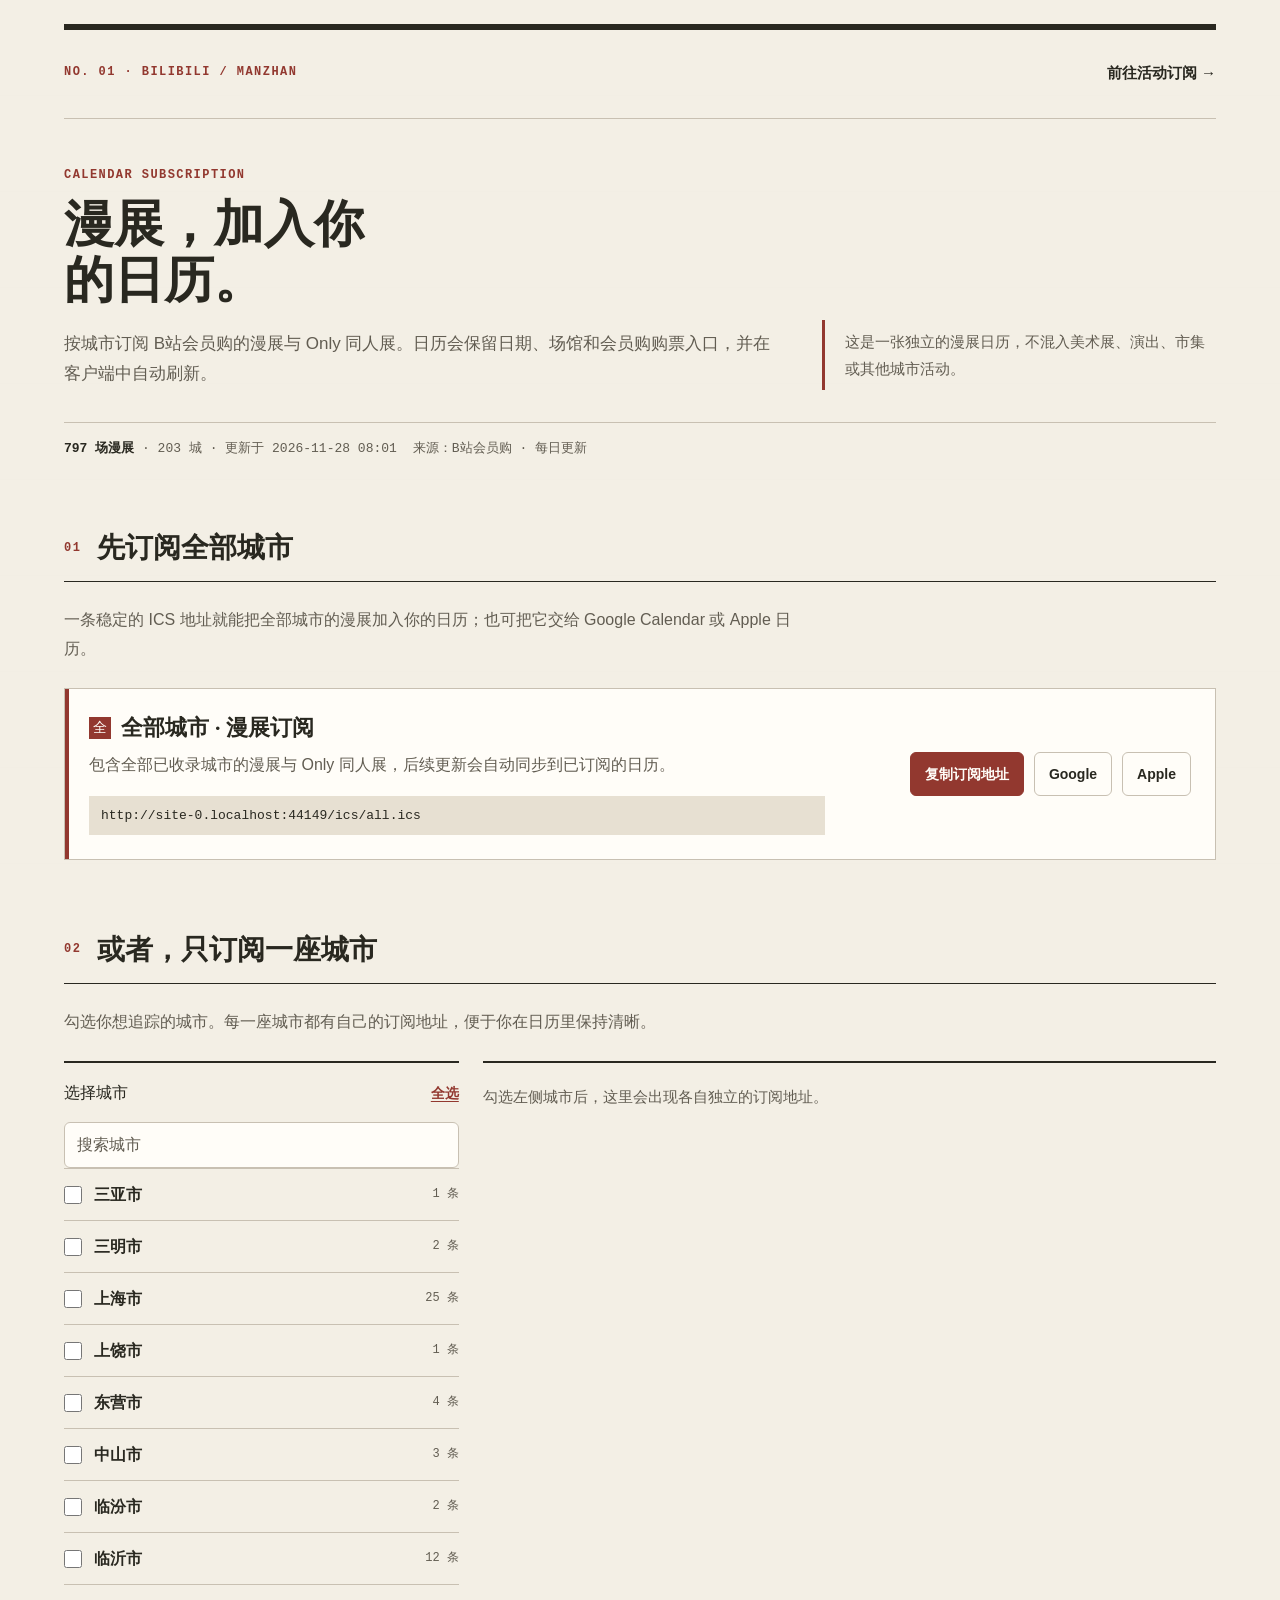
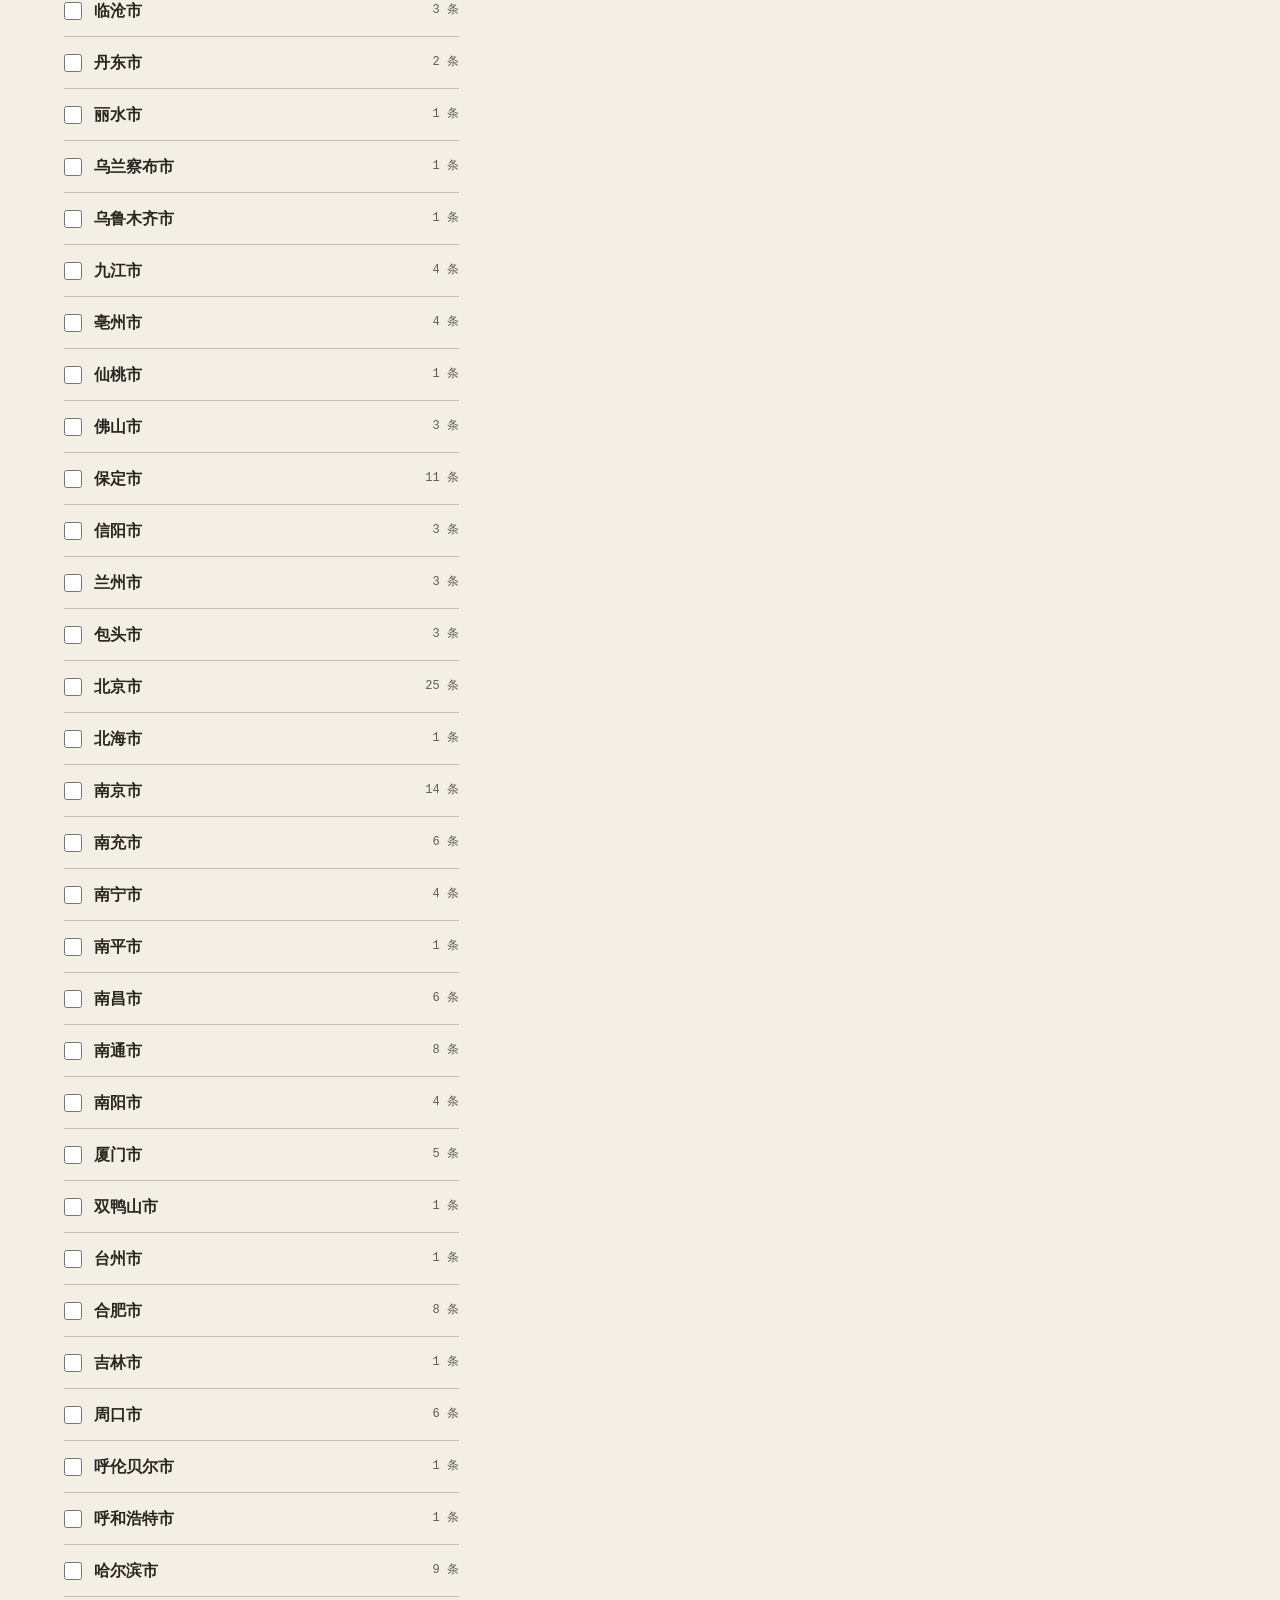
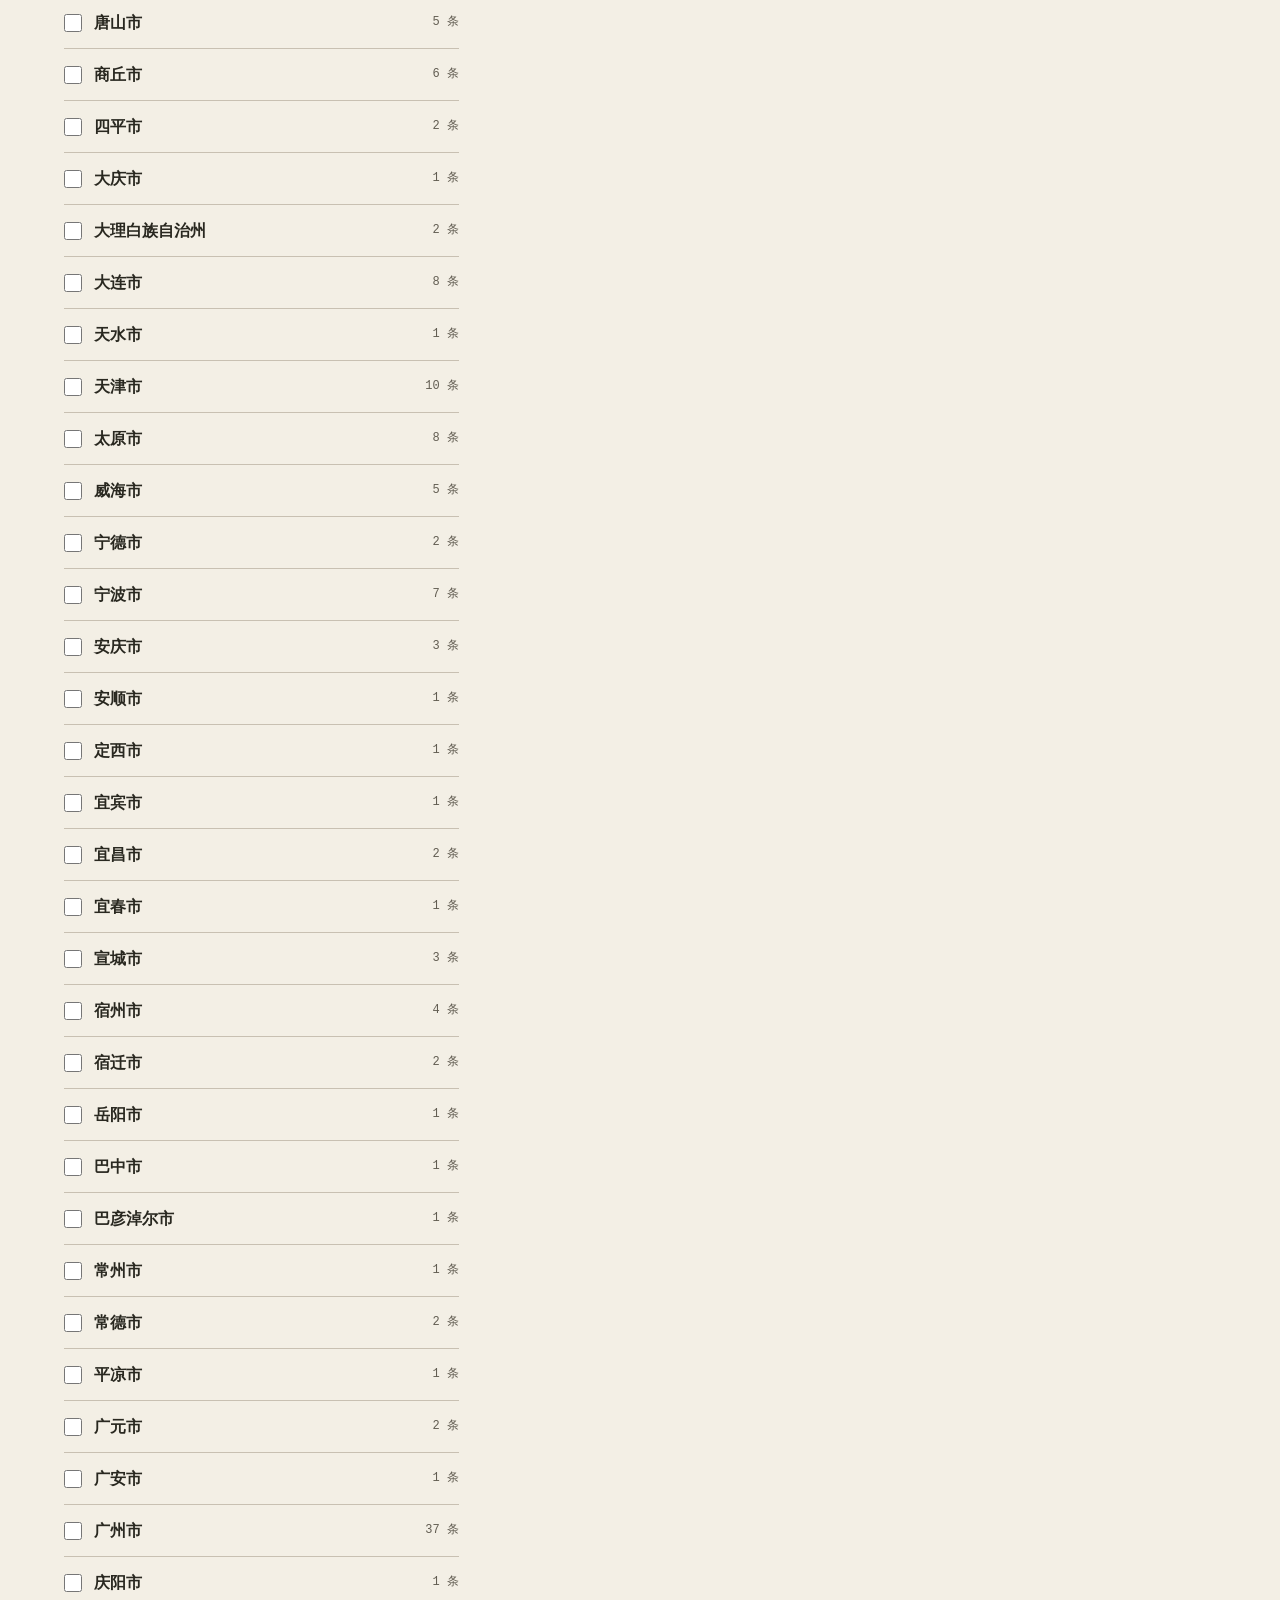
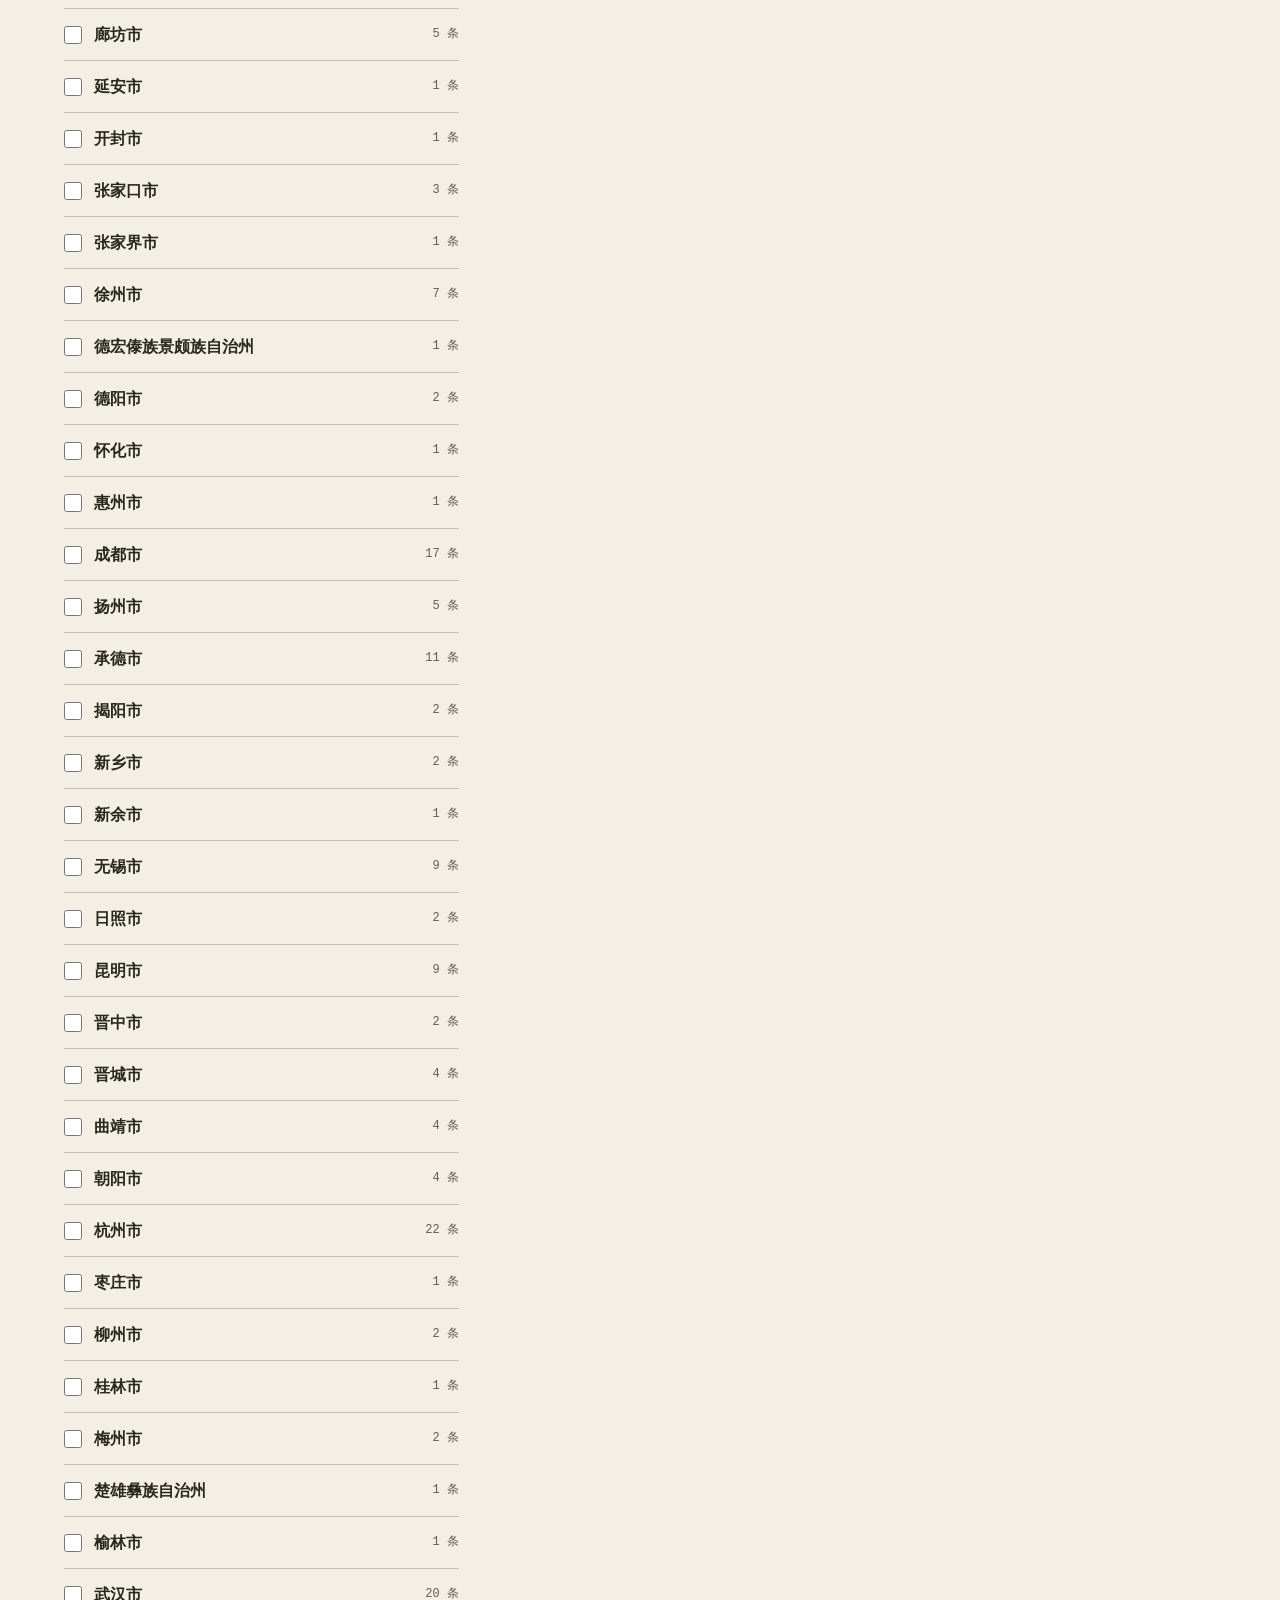
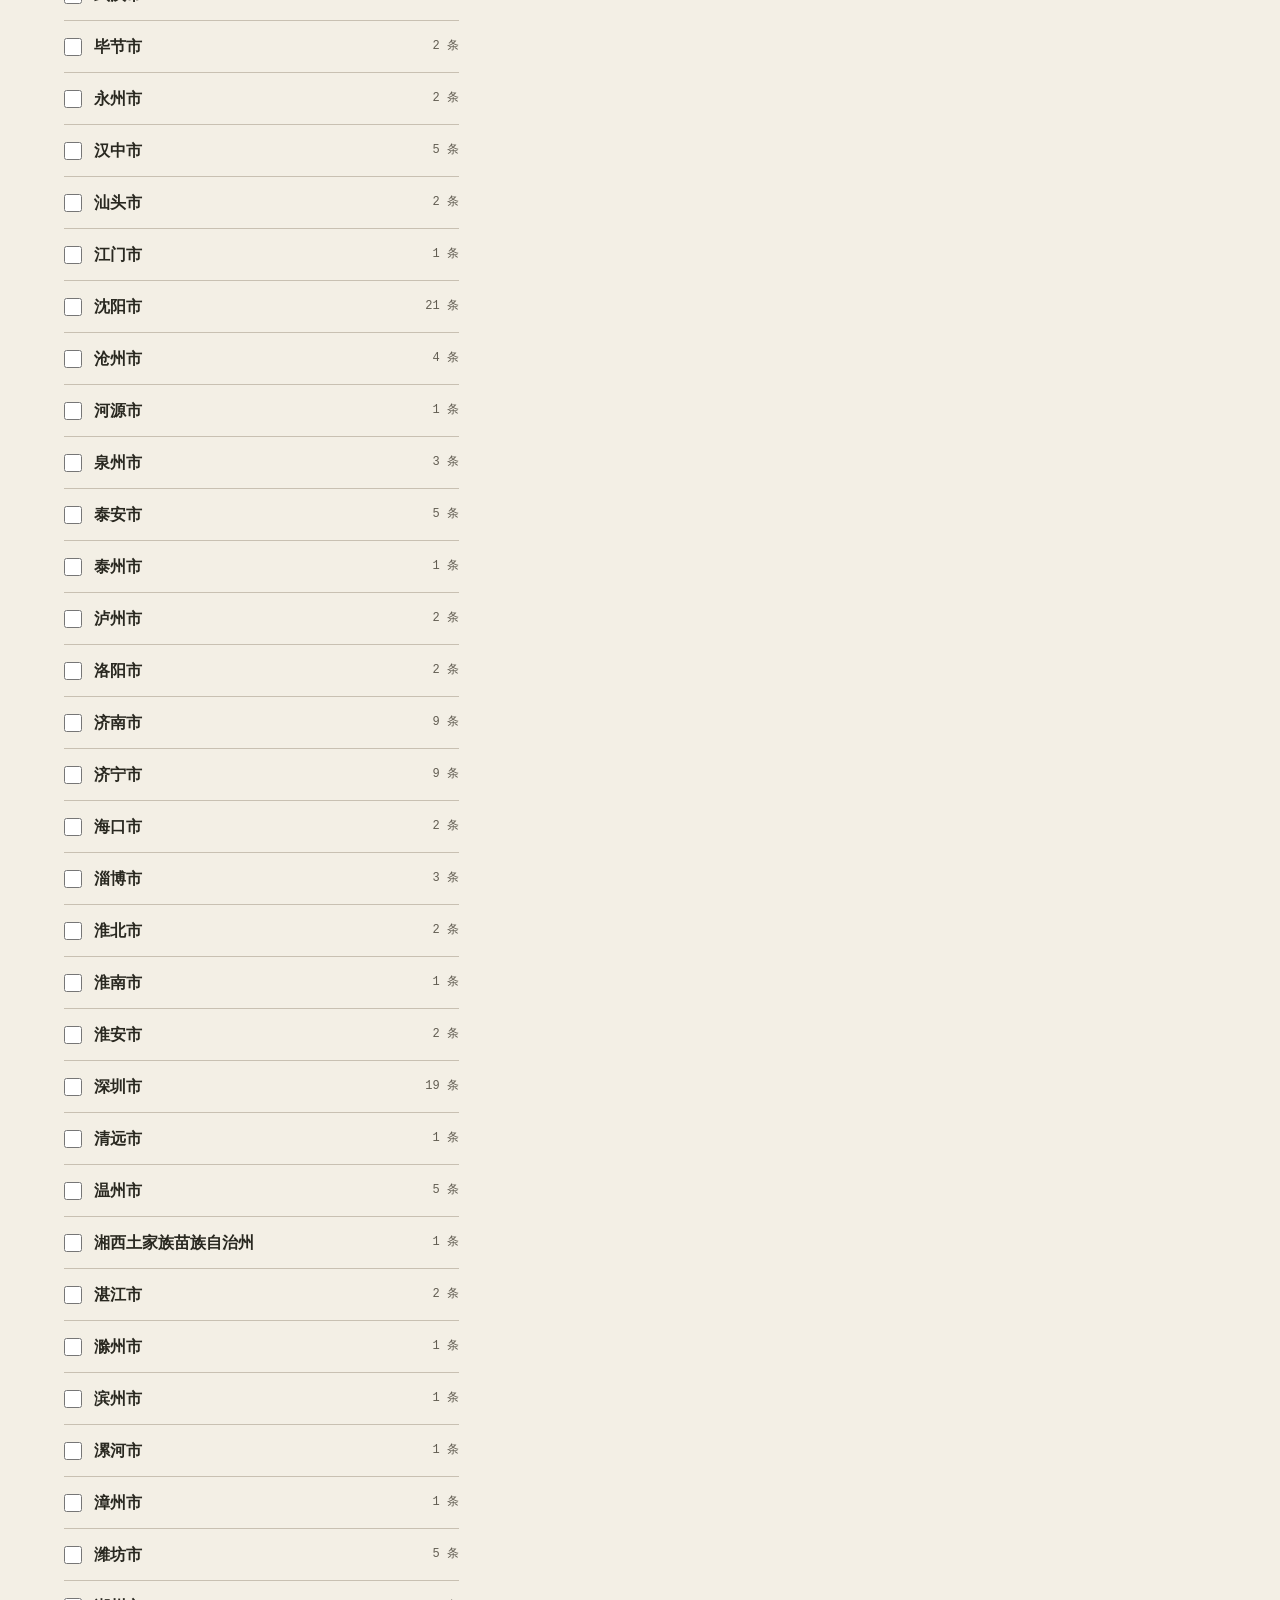
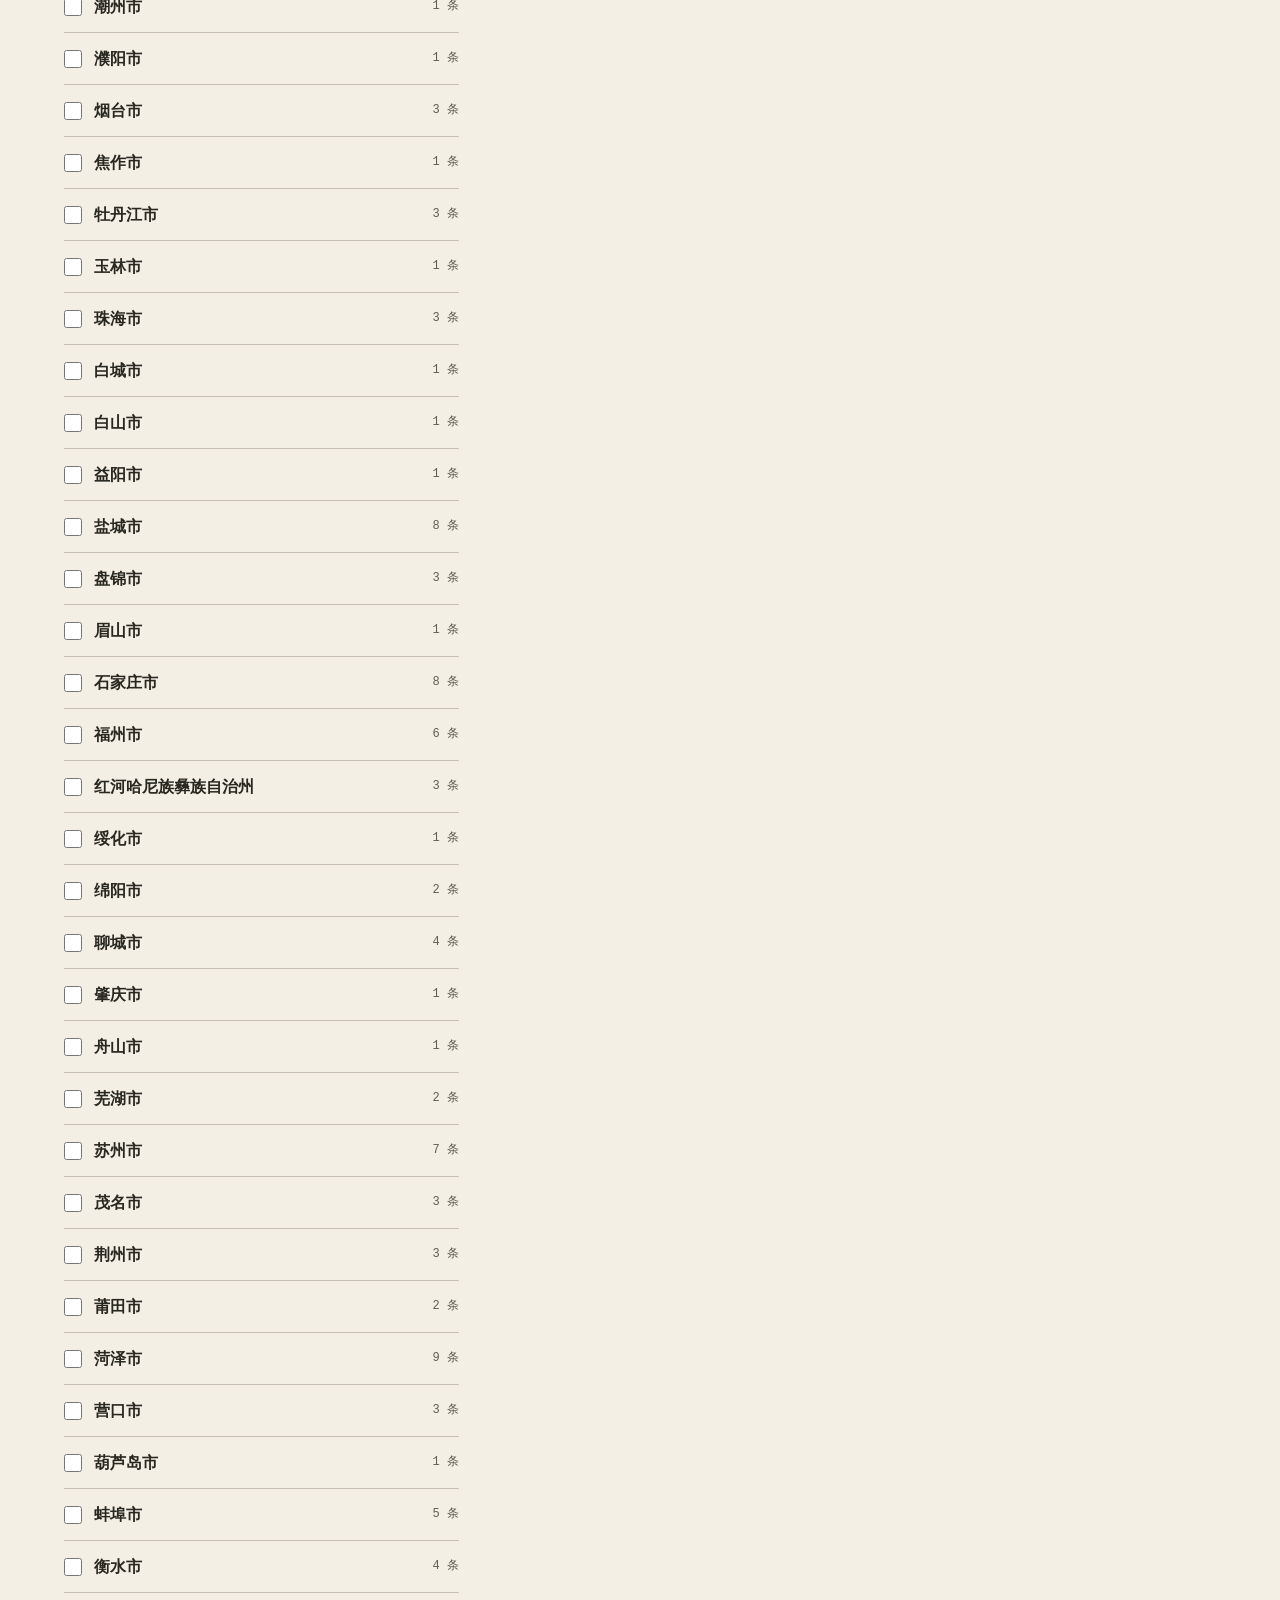
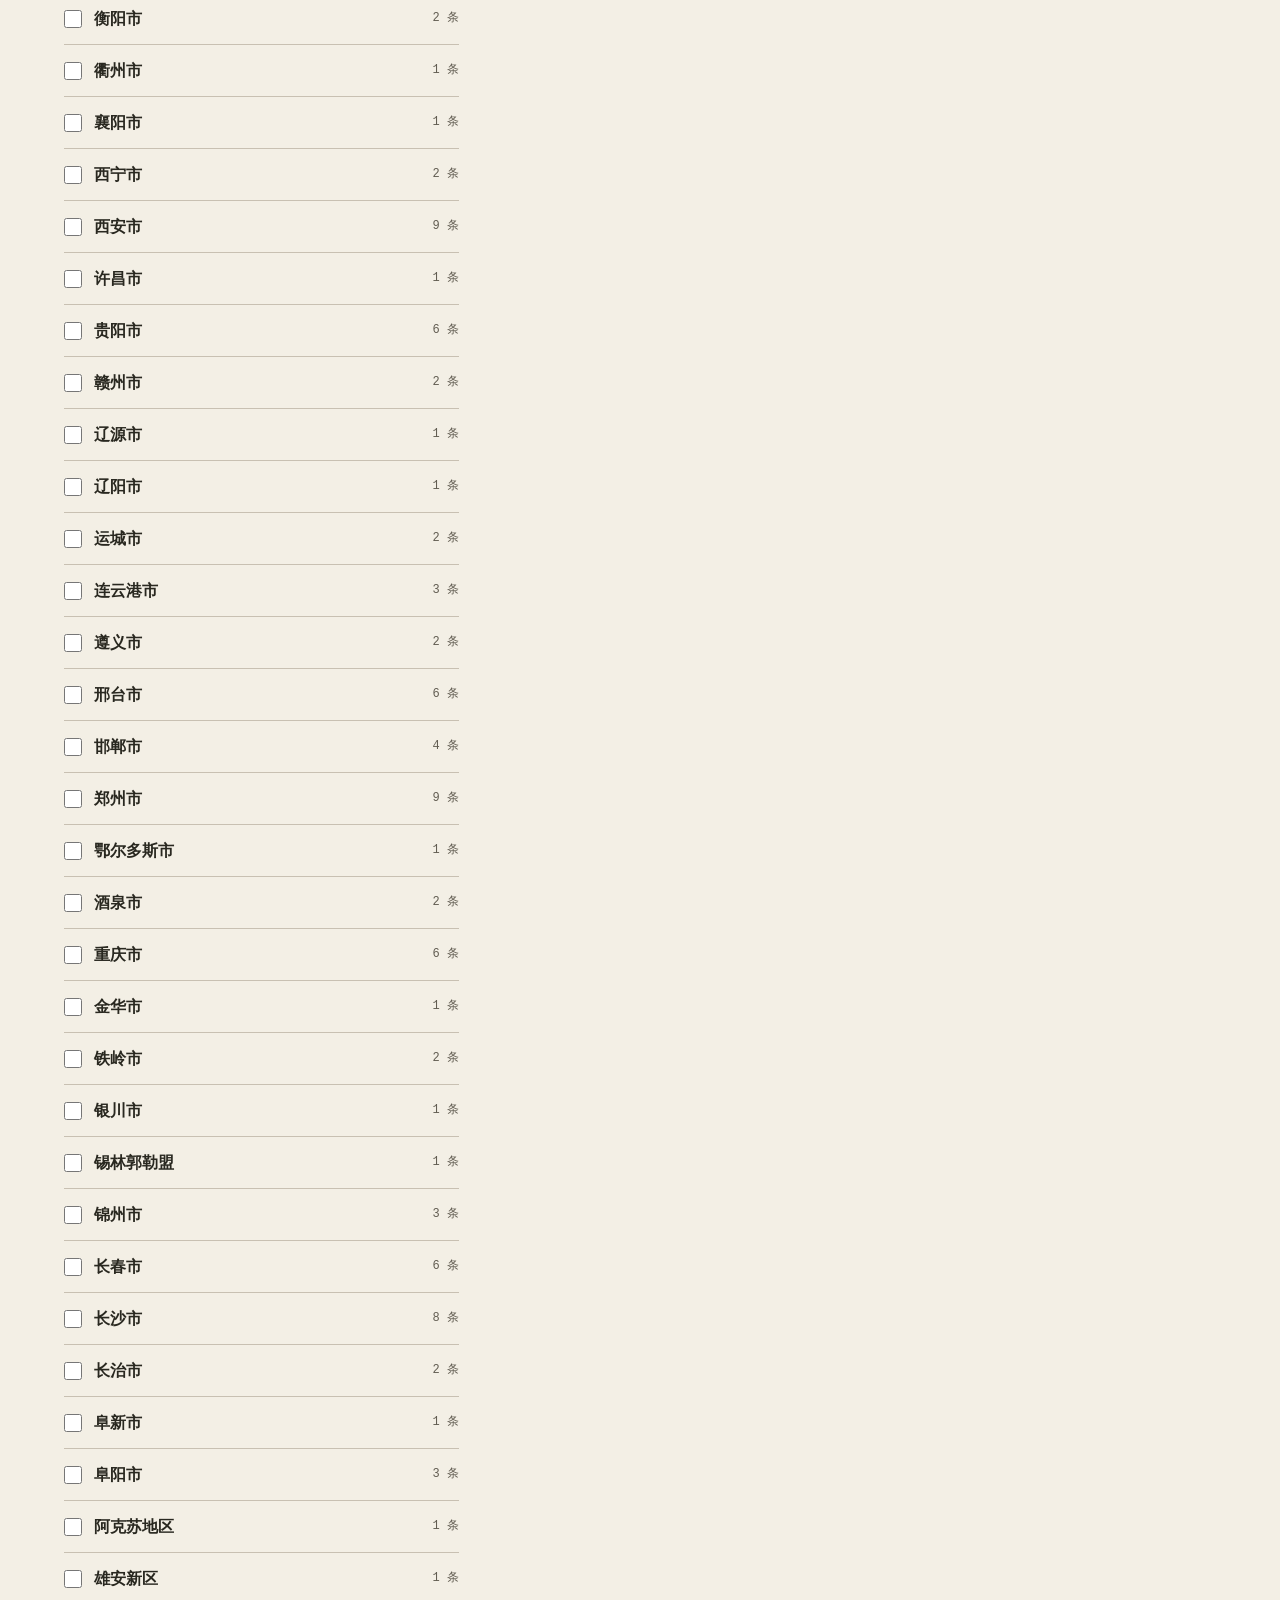
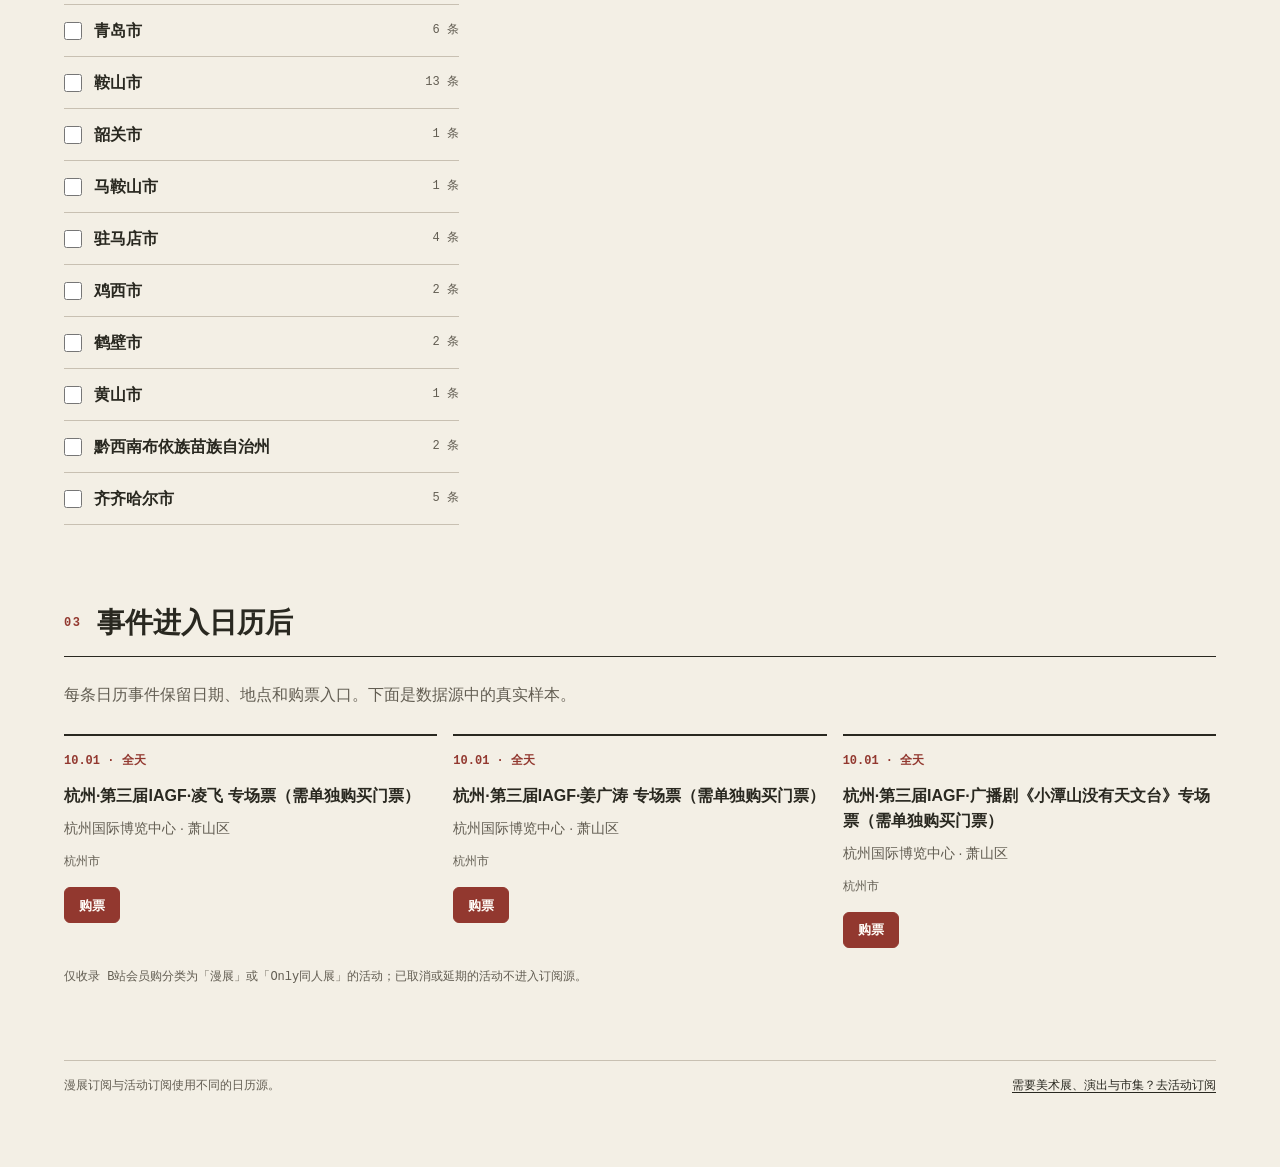
<file: index.html>
<!doctype html>
<html lang="zh-CN">
<head>
  <meta charset="utf-8">
  <meta name="viewport" content="width=device-width, initial-scale=1, viewport-fit=cover">
  <meta name="description" content="B站会员购漫展日历订阅：按城市添加 ICS 订阅源到 Google Calendar 或 Apple 日历。">
  <title>漫展订阅 · 日历</title>
  <link rel="stylesheet" href="subscription-page.css">
</head>
<body class="subscription-page subscription-page--manga">
  <a class="skip-link" href="#subscribe">跳到订阅内容</a>

  <div class="page-shell">
    <header class="masthead">
      <div class="masthead-top">
        <span class="issue-mark">NO. 01 · BILIBILI / MANZHAN</span>
        <a class="other-product-link" href="north-china.html">前往活动订阅 →</a>
      </div>

      <div class="hero-grid">
        <div>
          <p class="eyebrow">CALENDAR SUBSCRIPTION</p>
          <h1 class="hero-title">漫展，加入你的日历。</h1>
          <p class="hero-copy">按城市订阅 B站会员购的漫展与 Only 同人展。日历会保留日期、场馆和会员购购票入口，并在客户端中自动刷新。</p>
        </div>
        <p class="masthead-note">这是一张独立的漫展日历，不混入美术展、演出、市集或其他城市活动。</p>
      </div>

      <div class="masthead-meta">
        <span class="status-line" id="feed-status" aria-live="polite">正在核对订阅数据…</span>
        <span class="status-line">来源：B站会员购 · 每日更新</span>
      </div>
    </header>

    <main class="main-content">
      <section class="content-section" id="subscribe" aria-labelledby="subscribe-title">
        <div class="section-title-row">
          <span class="section-index">01</span>
          <h2 class="section-title" id="subscribe-title">先订阅全部城市</h2>
        </div>
        <p class="section-intro">一条稳定的 ICS 地址就能把全部城市的漫展加入你的日历；也可把它交给 Google Calendar 或 Apple 日历。</p>

        <article class="feed-panel">
          <div class="feed-panel-copy">
            <div class="feed-label"><span class="feed-marker">全</span><h3 class="feed-title">全部城市 · 漫展订阅</h3></div>
            <p class="feed-description">包含全部已收录城市的漫展与 Only 同人展，后续更新会自动同步到已订阅的日历。</p>
            <code class="feed-url" id="all-url">正在生成地址…</code>
          </div>
          <div class="feed-actions">
            <button class="action-button action-button--primary" id="copy-all" type="button">复制订阅地址</button>
            <a class="action-button" id="google-all" target="_blank" rel="noopener">Google</a>
            <a class="action-button" id="apple-all" target="_blank" rel="noopener">Apple</a>
          </div>
        </article>
      </section>

      <section class="content-section" aria-labelledby="cities-title">
        <div class="section-title-row">
          <span class="section-index">02</span>
          <h2 class="section-title" id="cities-title">或者，只订阅一座城市</h2>
        </div>
        <p class="section-intro">勾选你想追踪的城市。每一座城市都有自己的订阅地址，便于你在日历里保持清晰。</p>

        <div class="city-layout">
          <div class="city-chooser">
            <div class="city-toolbar">
              <label for="city-search">选择城市</label>
              <button class="link-button" id="select-visible" type="button">全选</button>
            </div>
            <input class="city-search" id="city-search" type="search" placeholder="搜索城市" autocomplete="off">
            <div class="city-list" id="city-list"></div>
          </div>

          <div class="selected-feeds" id="selected-feeds" aria-live="polite">
            <p class="selected-empty">加载中…</p>
          </div>
        </div>
      </section>

      <section class="content-section preview-section" aria-labelledby="preview-title">
        <div class="section-title-row">
          <span class="section-index">03</span>
          <h2 class="section-title" id="preview-title">事件进入日历后</h2>
        </div>
        <p class="section-intro">每条日历事件保留日期、地点和购票入口。下面是数据源中的真实样本。</p>
        <div class="preview-grid" id="event-preview" aria-live="polite"></div>
        <p class="source-note">仅收录 B站会员购分类为「漫展」或「Only同人展」的活动；已取消或延期的活动不进入订阅源。</p>
      </section>
    </main>

    <footer class="page-footer">
      <div class="footer-row">
        <span>漫展订阅与活动订阅使用不同的日历源。</span>
        <a href="north-china.html">需要美术展、演出与市集？去活动订阅</a>
      </div>
    </footer>
  </div>

  <div class="toast" id="toast" role="status" aria-live="polite"></div>

  <script>
    window.subscriptionPageConfig = {
      dataUrl: 'data.json',
      feedRoot: 'ics',
      countLabel: '场漫展',
      selectionEmpty: '勾选左侧城市后，这里会出现各自独立的订阅地址。'
    };
  </script>
  <script src="urls.js"></script>
  <script src="subscription-page.js?v=b28d716"></script>
</body>
</html>
</file>
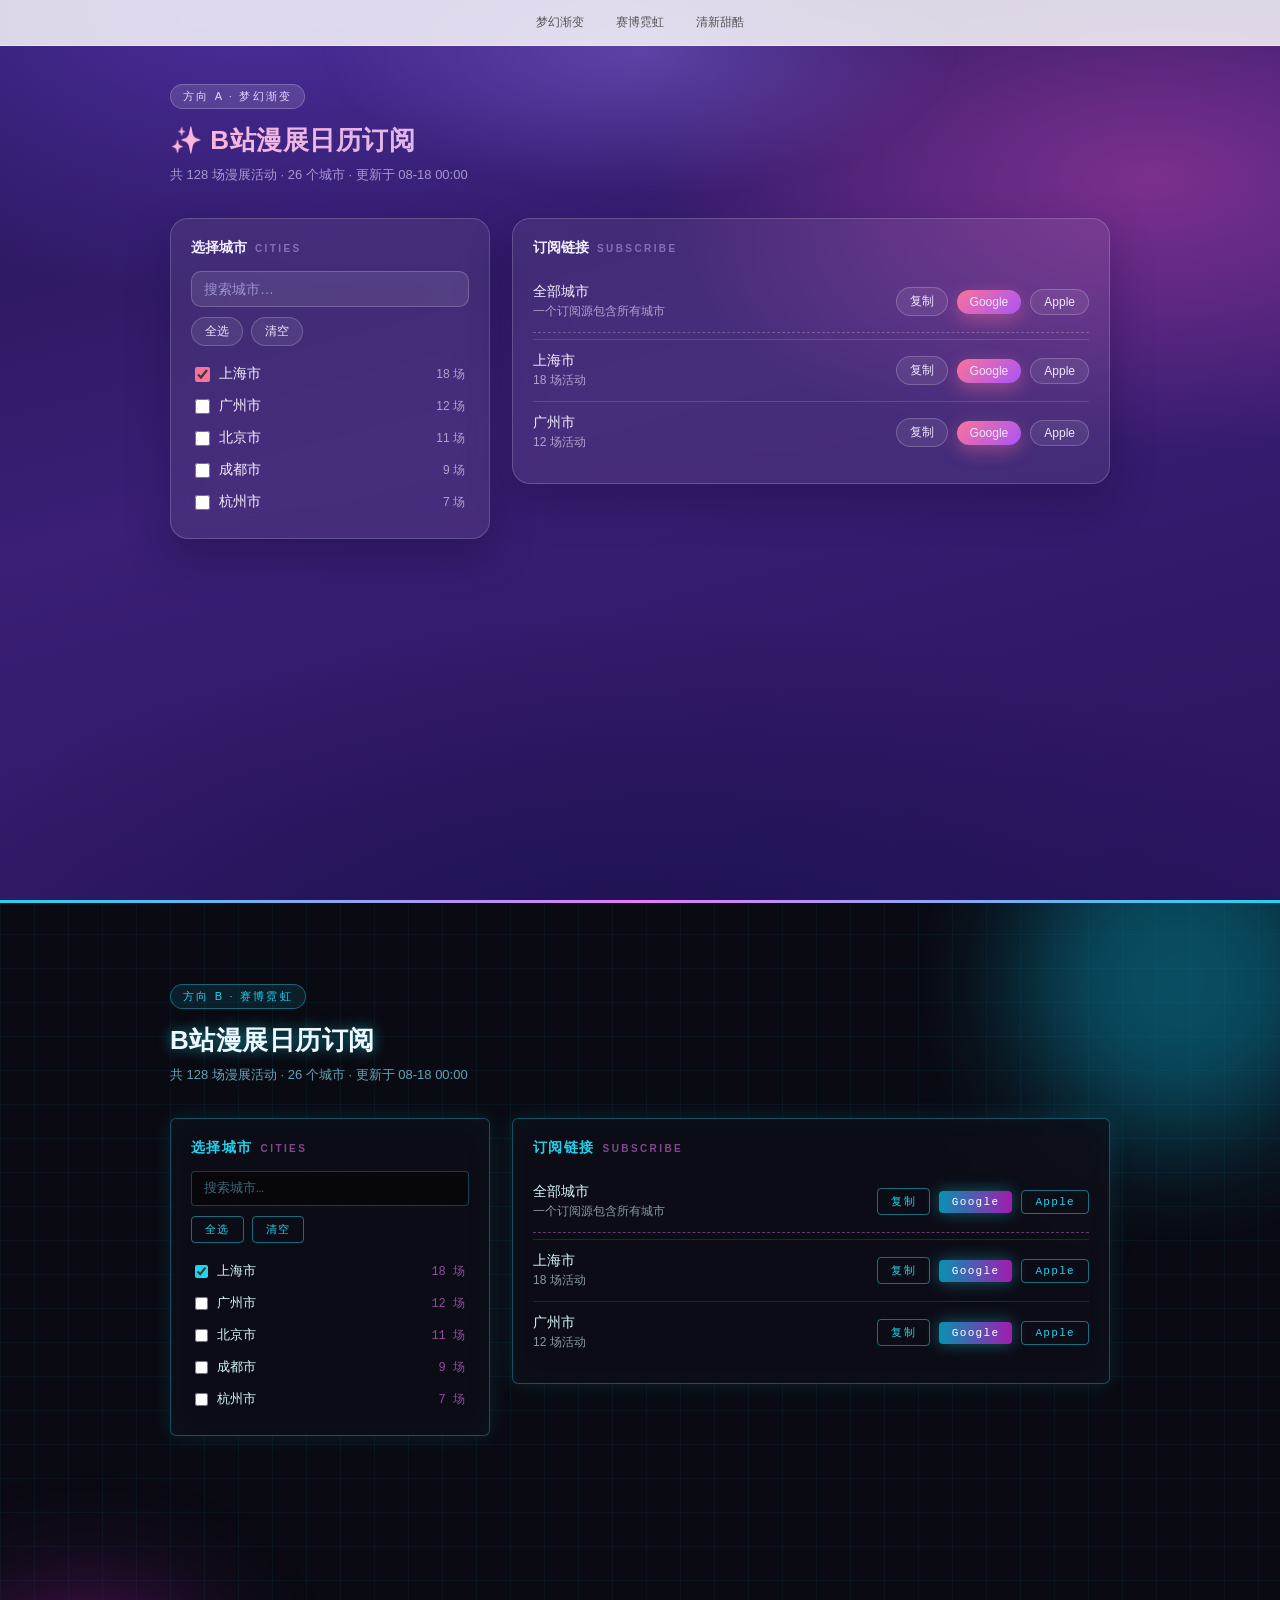
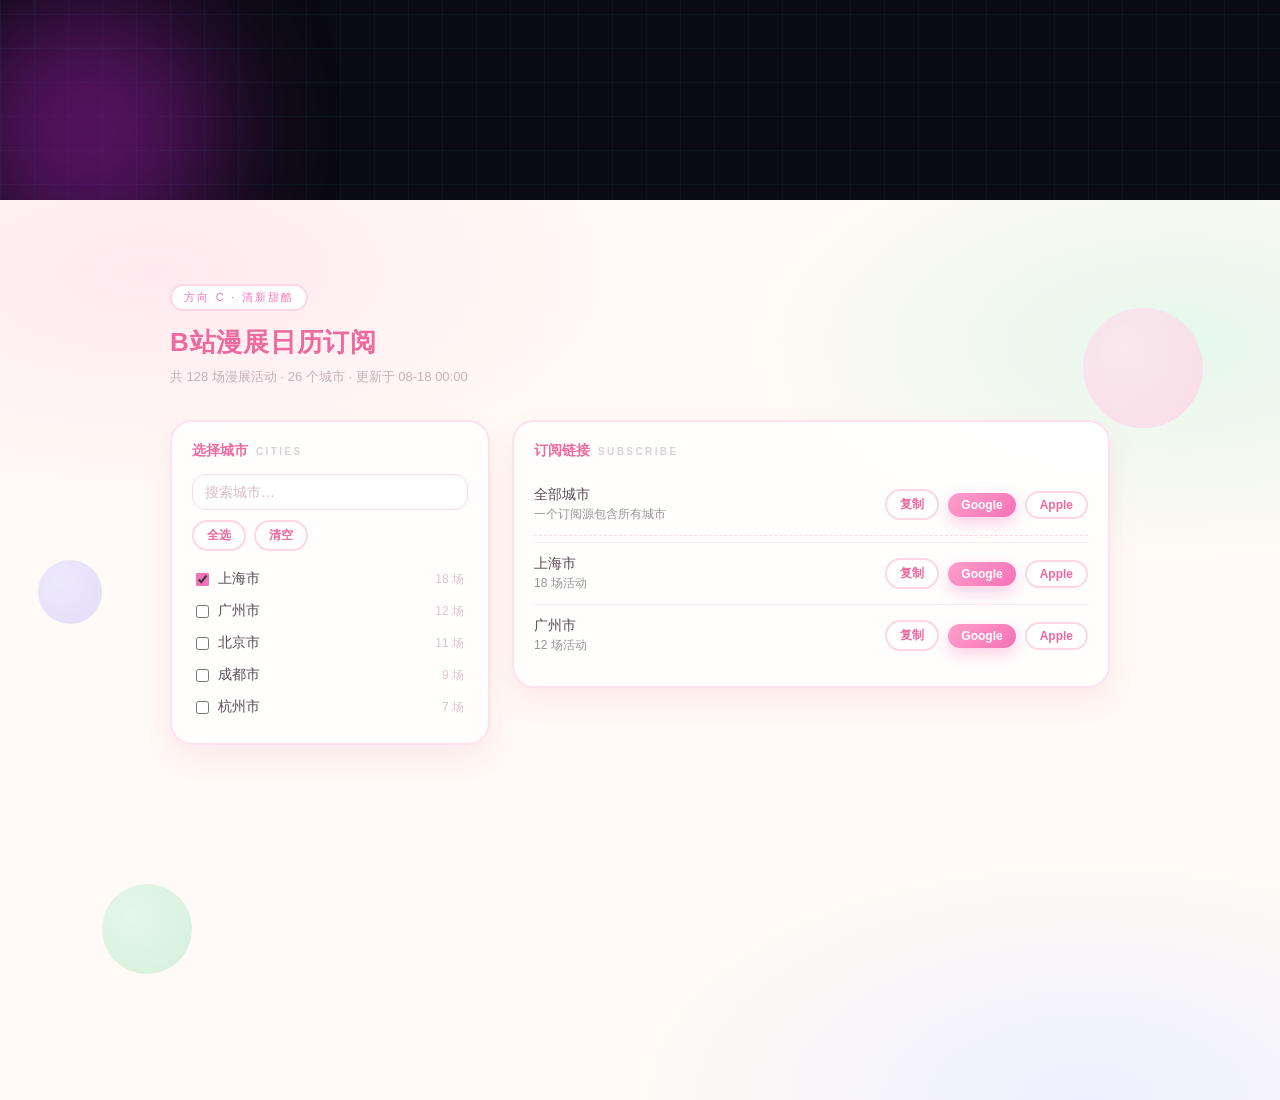
<file: design-preview-anime.html>
<!DOCTYPE html>
<html lang="zh-CN">
<head>
<meta charset="UTF-8">
<meta name="viewport" content="width=device-width, initial-scale=1.0">
<title>漫展日历订阅 · 二次元风格预览</title>
<style>
  /* ============ 基础 ============ */
  * { box-sizing: border-box; margin: 0; padding: 0; }
  html { scroll-behavior: smooth; }
  body { font-family: -apple-system, BlinkMacSystemFont, "PingFang SC", "Hiragino Sans", sans-serif; }

  .nav {
    position: fixed; left: 0; right: 0; top: 0; z-index: 100;
    display: flex; gap: 8px; align-items: center; justify-content: center;
    padding: 10px 12px; background: rgba(255,255,255,.82);
    backdrop-filter: blur(8px); border-bottom: 1px solid #e8e8ee; font-size: 12px;
  }
  .nav a { color: #555; text-decoration: none; padding: 4px 12px; border-radius: 999px; }
  .nav a:hover { background: #f0f0f6; }

  .demo { position: relative; min-height: 100vh; padding: 84px 24px 90px; overflow: hidden; }
  .page { max-width: 940px; margin: 0 auto; position: relative; z-index: 2; }

  .hd { margin-bottom: 34px; }
  .hd .tag { display: inline-block; font-size: 11px; letter-spacing: .2em; margin-bottom: 14px; padding: 4px 12px; border-radius: 999px; }
  .hd h1 { font-size: 26px; font-weight: 700; letter-spacing: .02em; }
  .hd .meta { font-size: 13px; margin-top: 8px; opacity: .75; }

  .cols { display: grid; grid-template-columns: 320px 1fr; gap: 22px; align-items: start; }
  @media (max-width: 760px) { .cols { grid-template-columns: 1fr; } }

  .panel { padding: 20px; }
  .panel-title { font-size: 14px; font-weight: 600; margin-bottom: 14px; display: flex; align-items: baseline; gap: 8px; }
  .panel-title .en { font-size: 10px; letter-spacing: .24em; text-transform: uppercase; opacity: .55; }

  .search {
    width: 100%; padding: 9px 12px; border-radius: 10px; border: 1px solid;
    font-size: 14px; margin-bottom: 10px; font-family: inherit; outline: none;
  }
  .toolbar { display: flex; gap: 8px; margin-bottom: 12px; }
  .city-list { max-height: 400px; overflow-y: auto; }
  .city {
    display: flex; align-items: center; gap: 9px; padding: 7px 4px;
    font-size: 14px; cursor: pointer; border-radius: 8px; transition: background .15s;
  }
  .city:hover { }
  .city .cnt { margin-left: auto; font-size: 12px; opacity: .6; }

  .row { display: flex; align-items: center; gap: 9px; padding: 12px 0; font-size: 14px; }
  .row + .row { border-top: 1px solid; }
  .row .name { flex: 1; min-width: 0; }
  .row .sub { font-size: 12px; margin-top: 2px; opacity: .6; }
  .row-all { border-bottom: 1px dashed; margin-bottom: 6px; }

  .btn {
    display: inline-flex; align-items: center; gap: 4px; border: 1px solid;
    border-radius: 999px; padding: 5px 13px; font-size: 12px; cursor: pointer;
    text-decoration: none; white-space: nowrap; font-family: inherit;
    transition: transform .15s, box-shadow .15s;
  }
  .btn:hover { transform: translateY(-1px); }
  .btn.primary { color: #fff; }

  /* ============ 方向 A · 梦幻渐变 ============ */
  .demo-a {
    background:
      radial-gradient(90% 60% at 20% 0%, #4c2f9e 0%, transparent 55%),
      radial-gradient(80% 60% at 90% 20%, #7b2f8f 0%, transparent 50%),
      radial-gradient(100% 70% at 50% 110%, #1e1250 0%, transparent 60%),
      linear-gradient(165deg, #241558 0%, #3a1f74 45%, #2a1460 100%);
    color: #f4f0ff;
  }
  .demo-a::before { /* 极光弧光 */
    content: ""; position: absolute; top: -120px; left: 50%; transform: translateX(-50%);
    width: 900px; height: 340px; border-radius: 50%; z-index: 0;
    background: radial-gradient(50% 60% at 50% 50%, rgba(166,132,255,.35), transparent 70%);
    filter: blur(8px);
  }
  .demo-a .spark { position: absolute; z-index: 0; border-radius: 50%;
    background: #fff; opacity: 0; animation: twinkle 3.2s ease-in-out infinite; }
  .demo-a .s1 { width: 3px; height: 3px; top: 18%; left: 12%; }
  .demo-a .s2 { width: 2px; height: 2px; top: 30%; right: 18%; animation-delay: .7s; }
  .demo-a .s3 { width: 3px; height: 3px; bottom: 26%; left: 28%; animation-delay: 1.3s; }
  .demo-a .s4 { width: 2px; height: 2px; bottom: 16%; right: 30%; animation-delay: 1.9s; }
  .demo-a .s5 { width: 4px; height: 4px; top: 12%; right: 40%; animation-delay: 2.4s; }
  @keyframes twinkle { 0%,100% { opacity: 0; transform: scale(.6); } 50% { opacity: .9; transform: scale(1.15); } }

  .demo-a .hd .tag { background: rgba(255,255,255,.12); color: #e9d5ff; border: 1px solid rgba(255,255,255,.22); }
  .demo-a .hd h1 { background: linear-gradient(90deg, #ffb6d9, #c4b5fd, #a5b4fc);
    -webkit-background-clip: text; background-clip: text; -webkit-text-fill-color: transparent; }
  .demo-a .hd .meta { color: #c9c0ee; }

  .demo-a .panel {
    background: rgba(255,255,255,.07); border: 1px solid rgba(255,255,255,.18);
    border-radius: 18px; backdrop-filter: blur(14px);
    box-shadow: 0 18px 40px rgba(20,10,60,.35);
  }
  .demo-a .panel-title .en { color: #b7a8ef; }
  .demo-a .search { background: rgba(255,255,255,.09); border-color: rgba(255,255,255,.2); color: #f4f0ff; }
  .demo-a .search::placeholder { color: #9d93cd; }
  .demo-a .search:focus { border-color: #fb7299; box-shadow: 0 0 0 3px rgba(251,114,153,.22); }
  .demo-a .city:hover { background: rgba(255,255,255,.08); }
  .demo-a .city input { accent-color: #fb7299; width: 15px; height: 15px; }
  .demo-a .toolbar button, .demo-a .btn {
    background: rgba(255,255,255,.08); border-color: rgba(255,255,255,.2); color: #eee7ff;
  }
  .demo-a .toolbar button:hover, .demo-a .btn:hover { border-color: #fb7299; color: #ffc2da; }
  .demo-a .btn.primary {
    background: linear-gradient(135deg, #fb7299 0%, #a855f7 100%);
    border: none; box-shadow: 0 6px 18px rgba(251,114,153,.4);
  }
  .demo-a .btn.primary:hover { box-shadow: 0 8px 24px rgba(251,114,153,.55); color: #fff; }
  .demo-a .row + .row { border-color: rgba(255,255,255,.14); }
  .demo-a .row-all { border-color: rgba(255,255,255,.22); }

  /* ============ 方向 B · 赛博霓虹 ============ */
  .demo-b {
    background:
      linear-gradient(rgba(34,211,238,.05) 1px, transparent 1px),
      linear-gradient(90deg, rgba(34,211,238,.05) 1px, transparent 1px),
      #0a0a12;
    background-size: 34px 34px;
    color: #d6f7ff;
  }
  .demo-b .glowbar { position: absolute; top: 0; left: 0; right: 0; height: 3px; z-index: 3;
    background: linear-gradient(90deg, #22d3ee, #e879f9, #22d3ee); }
  .demo-b .orb { position: absolute; border-radius: 50%; z-index: 0; filter: blur(60px); opacity: .5; }
  .demo-b .o1 { width: 320px; height: 320px; top: -80px; right: -60px; background: #0891b2; }
  .demo-b .o2 { width: 260px; height: 260px; bottom: -60px; left: -40px; background: #a21caf; }

  .demo-b .hd .tag { background: rgba(34,211,238,.1); color: #22d3ee; border: 1px solid rgba(34,211,238,.4); }
  .demo-b .hd h1 { color: #eef9ff; text-shadow: 0 0 14px rgba(34,211,238,.6); }
  .demo-b .hd .meta { color: #7fd7ec; }

  .demo-b .panel {
    background: rgba(14,14,24,.82); border: 1px solid rgba(34,211,238,.35);
    border-radius: 6px; backdrop-filter: blur(8px);
    box-shadow: 0 0 22px rgba(34,211,238,.12), inset 0 0 30px rgba(34,211,238,.04);
  }
  .demo-b .panel-title { color: #22d3ee; letter-spacing: .1em; }
  .demo-b .panel-title .en { color: #e879f9; }
  .demo-b .search {
    background: rgba(0,0,0,.45); border-color: rgba(34,211,238,.3); color: #d6f7ff;
    border-radius: 4px; font-family: "SF Mono", ui-monospace, monospace; font-size: 13px;
  }
  .demo-b .search::placeholder { color: #3f6a75; }
  .demo-b .search:focus { border-color: #e879f9; box-shadow: 0 0 12px rgba(232,121,249,.35); }
  .demo-b .city { font-family: "SF Mono", ui-monospace, monospace; font-size: 13px; }
  .demo-b .city:hover { background: rgba(34,211,238,.06); }
  .demo-b .city input { accent-color: #22d3ee; }
  .demo-b .city .cnt { color: #e879f9; font-family: "SF Mono", ui-monospace, monospace; }
  .demo-b .toolbar button, .demo-b .btn {
    background: transparent; border-color: rgba(34,211,238,.5); color: #22d3ee;
    font-family: "SF Mono", ui-monospace, monospace; font-size: 11px; letter-spacing: .12em;
    border-radius: 4px;
  }
  .demo-b .toolbar button:hover, .demo-b .btn:hover { background: rgba(34,211,238,.1); color: #7df3ff; box-shadow: 0 0 10px rgba(34,211,238,.35); }
  .demo-b .btn.primary {
    background: linear-gradient(90deg, #0891b2, #a21caf); border: none;
    color: #fff; box-shadow: 0 0 16px rgba(34,211,238,.4);
  }
  .demo-b .btn.primary:hover { box-shadow: 0 0 26px rgba(34,211,238,.6); color: #fff; }
  .demo-b .row + .row { border-color: rgba(34,211,238,.18); }
  .demo-b .row-all { border-color: rgba(232,121,249,.4); }

  /* ============ 方向 C · 清新甜酷 ============ */
  .demo-c {
    background:
      radial-gradient(60% 40% at 12% 8%, #ffe9f0 0%, transparent 60%),
      radial-gradient(55% 40% at 92% 16%, #e5f7ec 0%, transparent 60%),
      radial-gradient(60% 45% at 85% 100%, #eef0ff 0%, transparent 60%),
      #fffaf5;
    color: #5b4a55;
  }
  .demo-c .sticker { position: absolute; z-index: 0; border-radius: 50%; opacity: .7; }
  .demo-c .st1 { width: 120px; height: 120px; top: 12%; right: 6%; background: radial-gradient(circle at 35% 35%, #ffe3ee, #ffd0e2); }
  .demo-c .st2 { width: 90px; height: 90px; bottom: 14%; left: 8%; background: radial-gradient(circle at 35% 35%, #d9f6e4, #c3ecd2); }
  .demo-c .st3 { width: 64px; height: 64px; top: 40%; left: 3%; background: radial-gradient(circle at 35% 35%, #e6e2ff, #d6d0fa); }

  .demo-c .hd .tag { background: #fff; color: #f472b6; border: 2px solid #ffd6e6; }
  .demo-c .hd h1 { color: #ec6a9e; letter-spacing: .03em; }
  .demo-c .hd .meta { color: #b59aa6; }

  .demo-c .panel {
    background: rgba(255,255,255,.85); border: 2px solid #ffe0ec;
    border-radius: 22px; box-shadow: 0 12px 28px rgba(236,106,158,.12);
  }
  .demo-c .panel-title { color: #ec6a9e; }
  .demo-c .panel-title .en { color: #c9a8b6; }
  .demo-c .search { background: #fff; border-color: #ffd6e6; border-radius: 14px; color: #5b4a55; }
  .demo-c .search::placeholder { color: #d6bcc6; }
  .demo-c .search:focus { border-color: #f472b6; box-shadow: 0 0 0 4px rgba(244,114,182,.14); }
  .demo-c .city:hover { background: #fff0f6; }
  .demo-c .city input { accent-color: #f472b6; }
  .demo-c .city .cnt { color: #c99cae; }
  .demo-c .toolbar button, .demo-c .btn {
    background: #fff; border-color: #ffd6e6; color: #ec6a9e;
    border-width: 2px; font-weight: 600;
  }
  .demo-c .toolbar button:hover, .demo-c .btn:hover { background: #fff0f6; color: #d1518a; }
  .demo-c .btn.primary {
    background: linear-gradient(135deg, #ff9ecb, #f472b6); border: none;
    color: #fff; box-shadow: 0 6px 16px rgba(244,114,182,.35);
  }
  .demo-c .btn.primary:hover { box-shadow: 0 8px 22px rgba(244,114,182,.5); color: #fff; }
  .demo-c .row + .row { border-color: #ffe9f1; }
  .demo-c .row-all { border-color: #ffd6e6; }
</style>
</head>
<body>

<div class="nav">
  <a href="#a">梦幻渐变</a>
  <a href="#b">赛博霓虹</a>
  <a href="#c">清新甜酷</a>
</div>

<!-- ================= 方向 A · 梦幻渐变 ================= -->
<section class="demo demo-a" id="a">
  <div class="spark s1"></div><div class="spark s2"></div><div class="spark s3"></div>
  <div class="spark s4"></div><div class="spark s5"></div>
  <div class="page">
    <header class="hd">
      <span class="tag">方向 A · 梦幻渐变</span>
      <h1>✨ B站漫展日历订阅</h1>
      <p class="meta">共 128 场漫展活动 · 26 个城市 · 更新于 08-18 00:00</p>
    </header>
    <div class="cols">
      <aside class="panel">
        <h2 class="panel-title">选择城市 <span class="en">cities</span></h2>
        <input class="search" type="text" placeholder="搜索城市…">
        <div class="toolbar">
          <button class="btn">全选</button>
          <button class="btn">清空</button>
        </div>
        <div class="city-list">
          <label class="city"><input type="checkbox" checked> 上海市 <span class="cnt">18 场</span></label>
          <label class="city"><input type="checkbox"> 广州市 <span class="cnt">12 场</span></label>
          <label class="city"><input type="checkbox"> 北京市 <span class="cnt">11 场</span></label>
          <label class="city"><input type="checkbox"> 成都市 <span class="cnt">9 场</span></label>
          <label class="city"><input type="checkbox"> 杭州市 <span class="cnt">7 场</span></label>
        </div>
      </aside>
      <main class="panel">
        <h2 class="panel-title">订阅链接 <span class="en">subscribe</span></h2>
        <div class="row row-all">
          <div class="name">全部城市<div class="sub">一个订阅源包含所有城市</div></div>
          <button class="btn">复制</button><a class="btn primary">Google</a><a class="btn">Apple</a>
        </div>
        <div class="row">
          <div class="name">上海市<div class="sub">18 场活动</div></div>
          <button class="btn">复制</button><a class="btn primary">Google</a><a class="btn">Apple</a>
        </div>
        <div class="row">
          <div class="name">广州市<div class="sub">12 场活动</div></div>
          <button class="btn">复制</button><a class="btn primary">Google</a><a class="btn">Apple</a>
        </div>
      </main>
    </div>
  </div>
</section>

<!-- ================= 方向 B · 赛博霓虹 ================= -->
<section class="demo demo-b" id="b">
  <div class="glowbar"></div>
  <div class="orb o1"></div><div class="orb o2"></div>
  <div class="page">
    <header class="hd">
      <span class="tag">方向 B · 赛博霓虹</span>
      <h1>B站漫展日历订阅</h1>
      <p class="meta">共 128 场漫展活动 · 26 个城市 · 更新于 08-18 00:00</p>
    </header>
    <div class="cols">
      <aside class="panel">
        <h2 class="panel-title">选择城市 <span class="en">cities</span></h2>
        <input class="search" type="text" placeholder="搜索城市…">
        <div class="toolbar">
          <button class="btn">全选</button>
          <button class="btn">清空</button>
        </div>
        <div class="city-list">
          <label class="city"><input type="checkbox" checked> 上海市 <span class="cnt">18 场</span></label>
          <label class="city"><input type="checkbox"> 广州市 <span class="cnt">12 场</span></label>
          <label class="city"><input type="checkbox"> 北京市 <span class="cnt">11 场</span></label>
          <label class="city"><input type="checkbox"> 成都市 <span class="cnt">9 场</span></label>
          <label class="city"><input type="checkbox"> 杭州市 <span class="cnt">7 场</span></label>
        </div>
      </aside>
      <main class="panel">
        <h2 class="panel-title">订阅链接 <span class="en">subscribe</span></h2>
        <div class="row row-all">
          <div class="name">全部城市<div class="sub">一个订阅源包含所有城市</div></div>
          <button class="btn">复制</button><a class="btn primary">Google</a><a class="btn">Apple</a>
        </div>
        <div class="row">
          <div class="name">上海市<div class="sub">18 场活动</div></div>
          <button class="btn">复制</button><a class="btn primary">Google</a><a class="btn">Apple</a>
        </div>
        <div class="row">
          <div class="name">广州市<div class="sub">12 场活动</div></div>
          <button class="btn">复制</button><a class="btn primary">Google</a><a class="btn">Apple</a>
        </div>
      </main>
    </div>
  </div>
</section>

<!-- ================= 方向 C · 清新甜酷 ================= -->
<section class="demo demo-c" id="c">
  <div class="sticker st1"></div><div class="sticker st2"></div><div class="sticker st3"></div>
  <div class="page">
    <header class="hd">
      <span class="tag">方向 C · 清新甜酷</span>
      <h1>B站漫展日历订阅</h1>
      <p class="meta">共 128 场漫展活动 · 26 个城市 · 更新于 08-18 00:00</p>
    </header>
    <div class="cols">
      <aside class="panel">
        <h2 class="panel-title">选择城市 <span class="en">cities</span></h2>
        <input class="search" type="text" placeholder="搜索城市…">
        <div class="toolbar">
          <button class="btn">全选</button>
          <button class="btn">清空</button>
        </div>
        <div class="city-list">
          <label class="city"><input type="checkbox" checked> 上海市 <span class="cnt">18 场</span></label>
          <label class="city"><input type="checkbox"> 广州市 <span class="cnt">12 场</span></label>
          <label class="city"><input type="checkbox"> 北京市 <span class="cnt">11 场</span></label>
          <label class="city"><input type="checkbox"> 成都市 <span class="cnt">9 场</span></label>
          <label class="city"><input type="checkbox"> 杭州市 <span class="cnt">7 场</span></label>
        </div>
      </aside>
      <main class="panel">
        <h2 class="panel-title">订阅链接 <span class="en">subscribe</span></h2>
        <div class="row row-all">
          <div class="name">全部城市<div class="sub">一个订阅源包含所有城市</div></div>
          <button class="btn">复制</button><a class="btn primary">Google</a><a class="btn">Apple</a>
        </div>
        <div class="row">
          <div class="name">上海市<div class="sub">18 场活动</div></div>
          <button class="btn">复制</button><a class="btn primary">Google</a><a class="btn">Apple</a>
        </div>
        <div class="row">
          <div class="name">广州市<div class="sub">12 场活动</div></div>
          <button class="btn">复制</button><a class="btn primary">Google</a><a class="btn">Apple</a>
        </div>
      </main>
    </div>
  </div>
</section>

</body>
</html>
</file>
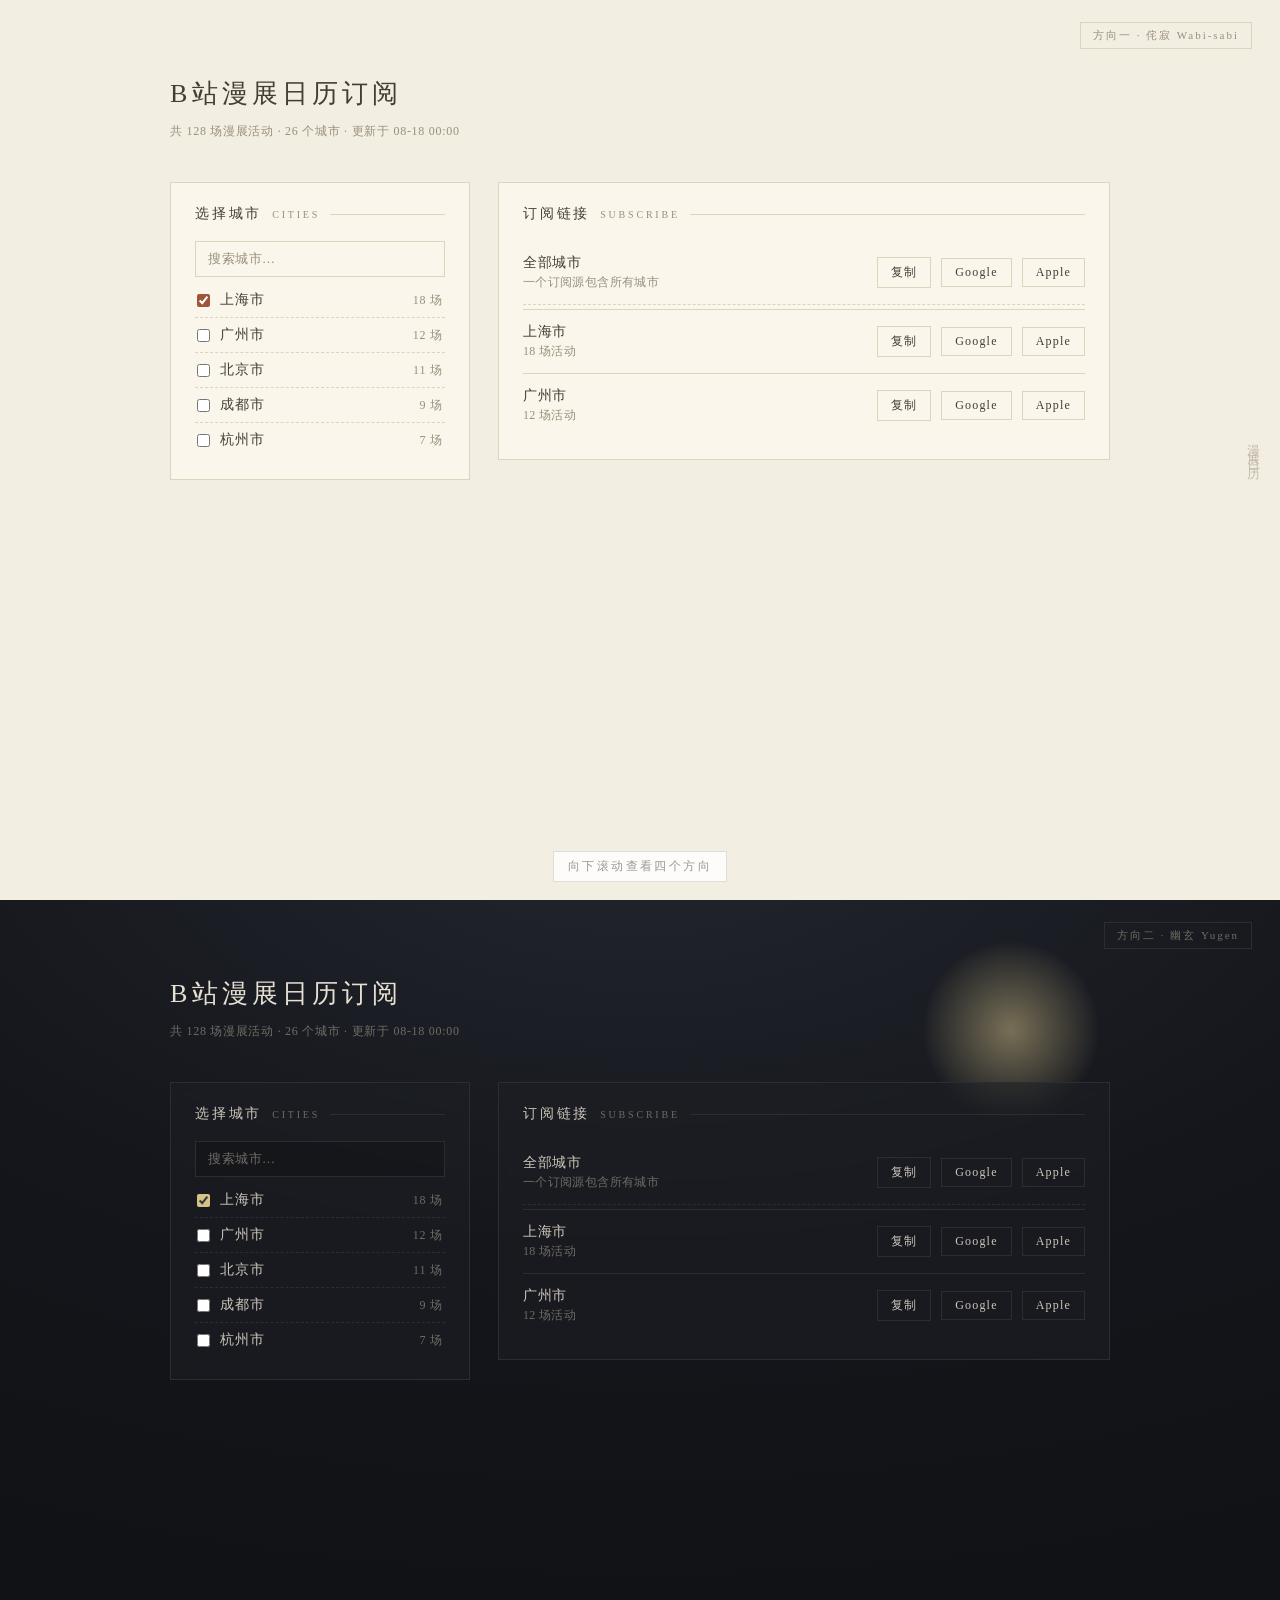
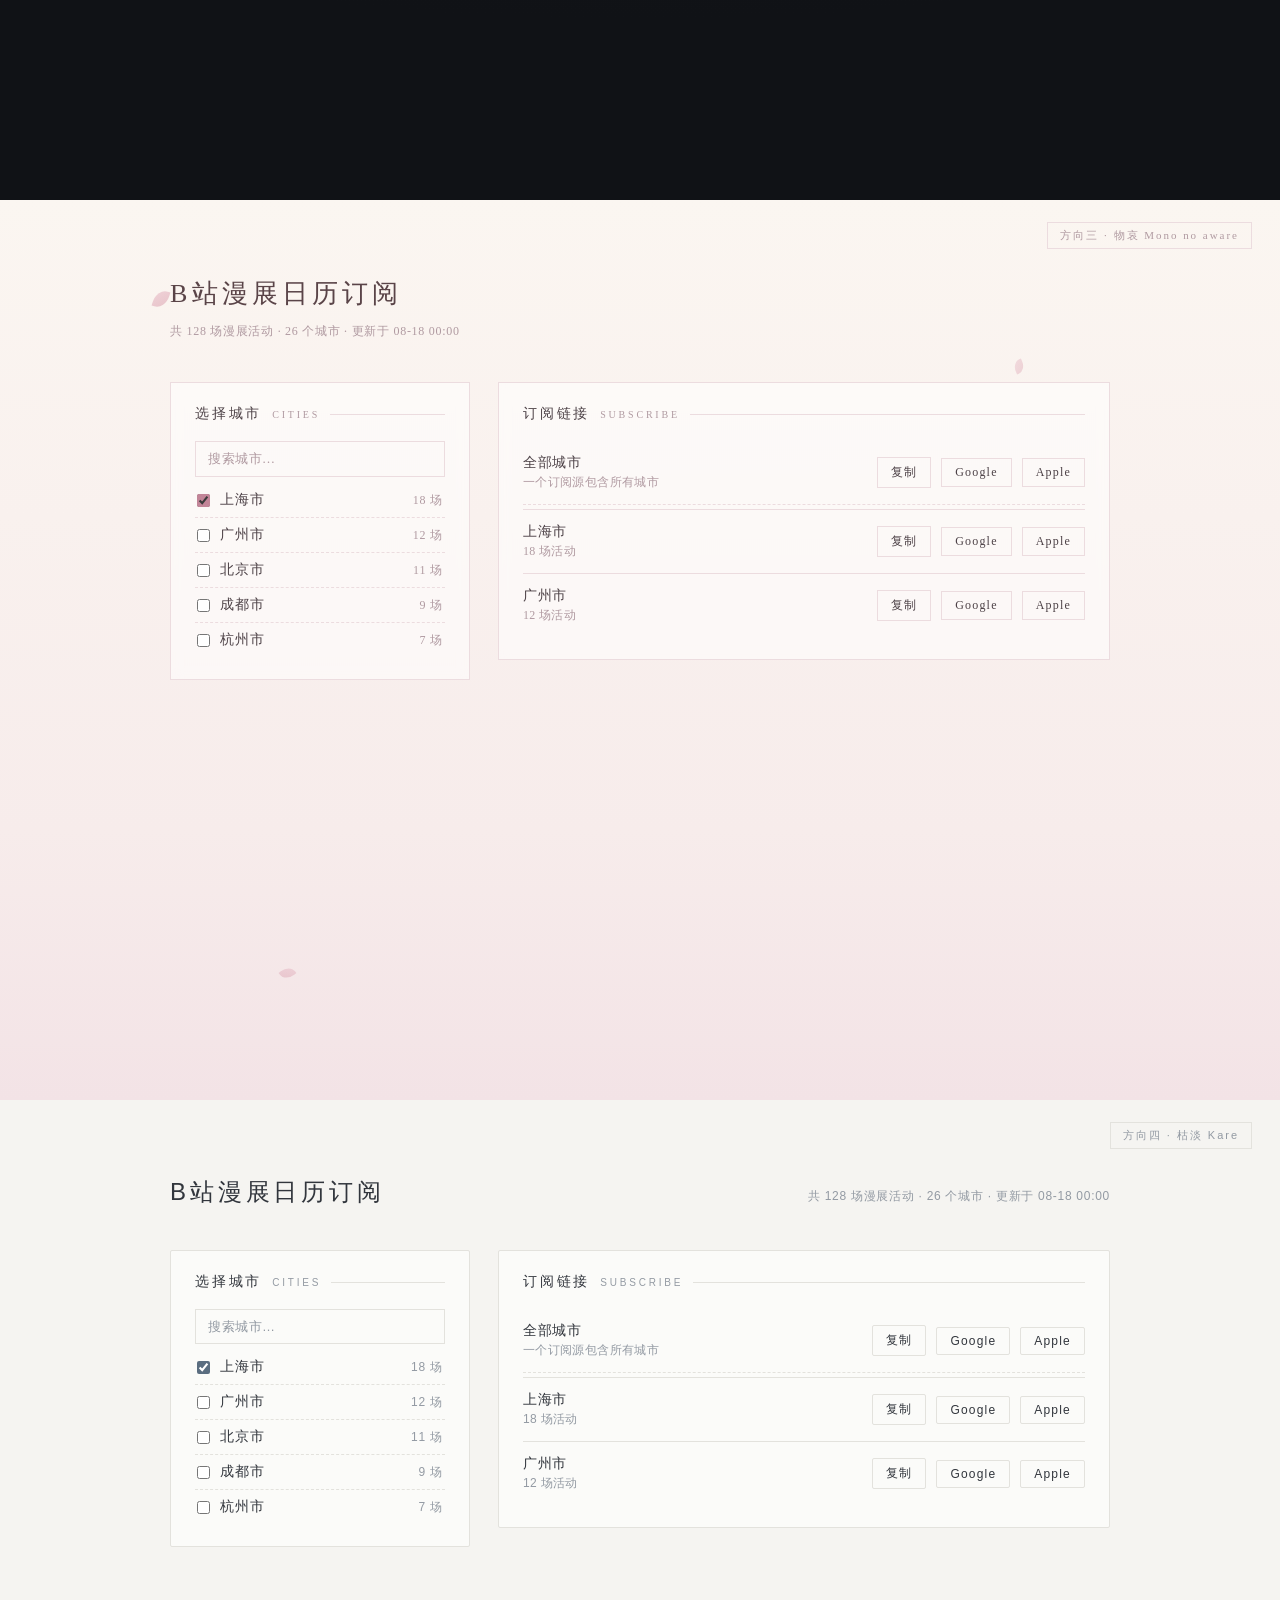
<file: design-preview.html>
<!DOCTYPE html>
<html lang="zh-CN">
<head>
<meta charset="UTF-8">
<meta name="viewport" content="width=device-width, initial-scale=1.0">
<title>漫展日历订阅 · 视觉方向预览</title>
<style>
  /* ============ 基础 ============ */
  * { box-sizing: border-box; margin: 0; padding: 0; }
  html { scroll-behavior: smooth; }
  body { font-family: -apple-system, BlinkMacSystemFont, "PingFang SC", sans-serif; }

  .hint {
    position: fixed; left: 50%; bottom: 18px; transform: translateX(-50%);
    z-index: 50; font-size: 12px; letter-spacing: .2em; color: #999;
    background: rgba(255,255,255,.8); border: 1px solid #ddd; padding: 6px 14px;
    backdrop-filter: blur(6px);
  }

  /* ============ 版式骨架（各方向共用） ============ */
  .demo {
    --ink:#333; --muted:#999; --accent:#666; --line:#ddd; --card:#fff; --ff:serif;
    color: var(--ink);
    background: var(--bg);
    font-family: var(--ff);
    min-height: 100vh;
    padding: 76px 28px 110px;
    position: relative;
    overflow: hidden;
  }
  .tag {
    position: absolute; top: 22px; right: 28px;
    font-size: 11px; letter-spacing: .18em; color: var(--muted);
    border: 1px solid var(--line); padding: 5px 12px;
  }
  .page { max-width: 940px; margin: 0 auto; position: relative; z-index: 2; }

  .hd { margin-bottom: 42px; }
  .hd .title { font-size: 26px; font-weight: 500; letter-spacing: .16em; }
  .hd .meta { color: var(--muted); font-size: 12px; letter-spacing: .06em; margin-top: 12px; }

  .cols { display: grid; grid-template-columns: 300px 1fr; gap: 28px; align-items: start; }
  @media (max-width: 720px) { .cols { grid-template-columns: 1fr; } }

  .panel { background: var(--card); border: 1px solid var(--line); padding: 22px 24px; }
  .panel-title {
    font-size: 14px; font-weight: 500; letter-spacing: .2em; margin-bottom: 18px;
    display: flex; align-items: baseline; gap: 10px;
  }
  .panel-title .en { font-size: 10px; color: var(--muted); letter-spacing: .28em; text-transform: uppercase; }
  .panel-title::after { content:""; flex:1; height:1px; background: var(--line); transform: translateY(-3px); }

  .search {
    width: 100%; padding: 9px 12px; border: 1px solid var(--line);
    background: transparent; color: var(--ink); font-family: inherit;
    font-size: 13px; letter-spacing: .04em; margin-bottom: 6px;
  }
  .search::placeholder { color: var(--muted); }
  .search:focus { outline: none; border-color: var(--accent); }

  .city { display: flex; align-items: center; gap: 10px; padding: 8px 2px;
    font-size: 14px; letter-spacing: .06em; cursor: pointer; }
  .city input { accent-color: var(--accent); }
  .city .cnt { margin-left: auto; color: var(--muted); font-size: 12px; }
  .city + .city { border-top: 1px dashed var(--line); }

  .row { display: flex; align-items: center; gap: 10px; padding: 13px 0;
    font-size: 14px; letter-spacing: .04em; }
  .row + .row { border-top: 1px solid var(--line); }
  .row .name { flex: 1; min-width: 0; }
  .row .sub { color: var(--muted); font-size: 12px; margin-top: 2px; letter-spacing: .03em; }
  .row-all { border-bottom: 1px dashed var(--line); margin-bottom: 4px; }

  .btn {
    display: inline-flex; align-items: center;
    border: 1px solid var(--line); background: transparent; color: var(--ink);
    font-family: inherit; font-size: 12px; letter-spacing: .1em; cursor: pointer;
    padding: 6px 13px; text-decoration: none; white-space: nowrap;
    transition: all .2s;
  }
  .btn:hover { border-color: var(--accent); color: var(--accent); }
  .btn.primary { background: var(--accent); border-color: var(--accent); color: var(--bg2, #fff); }
  .btn.primary:hover { opacity: .85; color: var(--bg2, #fff); }

  /* ============ 方向一 · 侘寂 Wabi-sabi ============ */
  .demo-1 {
    --bg:#f3eee2; --bg2:#f3eee2;
    --ink:#443d32; --muted:#9a8f7c; --accent:#a05538; --line:#ddd4be; --card:#faf6ec;
    --ff:"Hiragino Mincho ProN","Yu Mincho","Songti SC","STSong",serif;
  }
  .demo-1 .hd .title { font-weight: 400; }
  .demo-1 .vert {
    position: absolute; right: 18px; top: 50%; transform: translateY(-50%);
    writing-mode: vertical-rl; letter-spacing: .6em; font-size: 13px; color: var(--muted);
    opacity: .55; z-index: 1;
  }

  /* ============ 方向二 · 幽玄 Yugen ============ */
  .demo-2 {
    --bg:radial-gradient(120% 90% at 50% -10%, #23262e 0%, #14161b 55%, #101216 100%);
    --bg2:#14161b;
    --ink:#cdc7ba; --muted:#6f6c64; --accent:#d7c28a; --line:#2a2d35; --card:rgba(30,32,38,.55);
    --ff:"Hiragino Mincho ProN","Yu Mincho","Songti SC","STSong",serif;
  }
  .demo-2 .panel { backdrop-filter: blur(4px); }
  .demo-2 .search { background: rgba(0,0,0,.18); }
  .demo-2 .moon {
    position: absolute; top: 40px; right: 14%; width: 180px; height: 180px;
    border-radius: 50%; z-index: 0;
    background: radial-gradient(circle at 50% 50%, rgba(216,196,140,.5), rgba(216,196,140,.08) 60%, transparent 70%);
    filter: blur(2px);
  }
  .demo-2 .hd .title { color: #e6e0d2; }

  /* ============ 方向三 · 物哀 Mono no aware ============ */
  .demo-3 {
    --bg:linear-gradient(180deg, #fbf6f1 0%, #f7eceb 70%, #f3e3e6 100%);
    --bg2:#fdf8f4;
    --ink:#4c4146; --muted:#b09aa1; --accent:#c28598; --line:#ecdcdf; --card:rgba(255,255,255,.55);
    --ff:"Hiragino Mincho ProN","Yu Mincho","Songti SC","STSong",serif;
  }
  .demo-3 .panel { backdrop-filter: blur(6px); }
  .demo-3 .petal {
    position: absolute; width: 14px; height: 18px; border-radius: 80% 0 80% 0;
    background: linear-gradient(135deg, #e6b6c4, #d89aa9); opacity: .55; z-index: 0;
  }
  .demo-3 .p1 { top: 90px; left: 12%; transform: rotate(18deg); }
  .demo-3 .p2 { top: 160px; right: 20%; transform: rotate(-24deg); width: 10px; height: 13px; opacity:.4; }
  .demo-3 .p3 { bottom: 120px; left: 22%; transform: rotate(52deg); width: 11px; height: 14px; opacity:.45; }
  .demo-3 .hd .title { color: #5a4448; }

  /* ============ 方向四 · 枯淡 Kare（和纸·矿物色） ============ */
  .demo-4 {
    --bg:#f5f4f1; --bg2:#f5f4f1;
    --ink:#32363d; --muted:#939aa3; --accent:#5a6d80; --line:#e3e2dd; --card:#fbfbf9;
    --ff:-apple-system,BlinkMacSystemFont,"PingFang SC","Yu Gothic","Hiragino Sans",sans-serif;
  }
  .demo-4 .panel { border-radius: 2px; }
  .demo-4 .hd { display: flex; align-items: baseline; justify-content: space-between; }
  .demo-4 .hd .title { font-weight: 300; font-size: 24px; }
  .demo-4 .btn { border-radius: 2px; }
</style>
</head>
<body>

<!-- ================= 方向一 · 侘寂 ================= -->
<section class="demo demo-1">
  <div class="tag">方向一 · 侘寂 Wabi-sabi</div>
  <div class="vert">漫展日历</div>
  <div class="page">
    <header class="hd">
      <h1 class="title">B站漫展日历订阅</h1>
      <p class="meta">共 128 场漫展活动 · 26 个城市 · 更新于 08-18 00:00</p>
    </header>
    <div class="cols">
      <aside class="panel">
        <h2 class="panel-title">选择城市 <span class="en">cities</span></h2>
        <input class="search" type="text" placeholder="搜索城市…">
        <div>
          <label class="city"><input type="checkbox" checked> 上海市 <span class="cnt">18 场</span></label>
          <label class="city"><input type="checkbox"> 广州市 <span class="cnt">12 场</span></label>
          <label class="city"><input type="checkbox"> 北京市 <span class="cnt">11 场</span></label>
          <label class="city"><input type="checkbox"> 成都市 <span class="cnt">9 场</span></label>
          <label class="city"><input type="checkbox"> 杭州市 <span class="cnt">7 场</span></label>
        </div>
      </aside>
      <main class="panel">
        <h2 class="panel-title">订阅链接 <span class="en">subscribe</span></h2>
        <div class="row row-all">
          <div class="name">全部城市<div class="sub">一个订阅源包含所有城市</div></div>
          <button class="btn">复制</button><a class="btn">Google</a><a class="btn">Apple</a>
        </div>
        <div class="row">
          <div class="name">上海市<div class="sub">18 场活动</div></div>
          <button class="btn">复制</button><a class="btn">Google</a><a class="btn">Apple</a>
        </div>
        <div class="row">
          <div class="name">广州市<div class="sub">12 场活动</div></div>
          <button class="btn">复制</button><a class="btn">Google</a><a class="btn">Apple</a>
        </div>
      </main>
    </div>
  </div>
</section>

<!-- ================= 方向二 · 幽玄 ================= -->
<section class="demo demo-2">
  <div class="tag">方向二 · 幽玄 Yugen</div>
  <div class="moon"></div>
  <div class="page">
    <header class="hd">
      <h1 class="title">B站漫展日历订阅</h1>
      <p class="meta">共 128 场漫展活动 · 26 个城市 · 更新于 08-18 00:00</p>
    </header>
    <div class="cols">
      <aside class="panel">
        <h2 class="panel-title">选择城市 <span class="en">cities</span></h2>
        <input class="search" type="text" placeholder="搜索城市…">
        <div>
          <label class="city"><input type="checkbox" checked> 上海市 <span class="cnt">18 场</span></label>
          <label class="city"><input type="checkbox"> 广州市 <span class="cnt">12 场</span></label>
          <label class="city"><input type="checkbox"> 北京市 <span class="cnt">11 场</span></label>
          <label class="city"><input type="checkbox"> 成都市 <span class="cnt">9 场</span></label>
          <label class="city"><input type="checkbox"> 杭州市 <span class="cnt">7 场</span></label>
        </div>
      </aside>
      <main class="panel">
        <h2 class="panel-title">订阅链接 <span class="en">subscribe</span></h2>
        <div class="row row-all">
          <div class="name">全部城市<div class="sub">一个订阅源包含所有城市</div></div>
          <button class="btn">复制</button><a class="btn">Google</a><a class="btn">Apple</a>
        </div>
        <div class="row">
          <div class="name">上海市<div class="sub">18 场活动</div></div>
          <button class="btn">复制</button><a class="btn">Google</a><a class="btn">Apple</a>
        </div>
        <div class="row">
          <div class="name">广州市<div class="sub">12 场活动</div></div>
          <button class="btn">复制</button><a class="btn">Google</a><a class="btn">Apple</a>
        </div>
      </main>
    </div>
  </div>
</section>

<!-- ================= 方向三 · 物哀 ================= -->
<section class="demo demo-3">
  <div class="tag">方向三 · 物哀 Mono no aware</div>
  <div class="petal p1"></div><div class="petal p2"></div><div class="petal p3"></div>
  <div class="page">
    <header class="hd">
      <h1 class="title">B站漫展日历订阅</h1>
      <p class="meta">共 128 场漫展活动 · 26 个城市 · 更新于 08-18 00:00</p>
    </header>
    <div class="cols">
      <aside class="panel">
        <h2 class="panel-title">选择城市 <span class="en">cities</span></h2>
        <input class="search" type="text" placeholder="搜索城市…">
        <div>
          <label class="city"><input type="checkbox" checked> 上海市 <span class="cnt">18 场</span></label>
          <label class="city"><input type="checkbox"> 广州市 <span class="cnt">12 场</span></label>
          <label class="city"><input type="checkbox"> 北京市 <span class="cnt">11 场</span></label>
          <label class="city"><input type="checkbox"> 成都市 <span class="cnt">9 场</span></label>
          <label class="city"><input type="checkbox"> 杭州市 <span class="cnt">7 场</span></label>
        </div>
      </aside>
      <main class="panel">
        <h2 class="panel-title">订阅链接 <span class="en">subscribe</span></h2>
        <div class="row row-all">
          <div class="name">全部城市<div class="sub">一个订阅源包含所有城市</div></div>
          <button class="btn">复制</button><a class="btn">Google</a><a class="btn">Apple</a>
        </div>
        <div class="row">
          <div class="name">上海市<div class="sub">18 场活动</div></div>
          <button class="btn">复制</button><a class="btn">Google</a><a class="btn">Apple</a>
        </div>
        <div class="row">
          <div class="name">广州市<div class="sub">12 场活动</div></div>
          <button class="btn">复制</button><a class="btn">Google</a><a class="btn">Apple</a>
        </div>
      </main>
    </div>
  </div>
</section>

<!-- ================= 方向四 · 枯淡 ================= -->
<section class="demo demo-4">
  <div class="tag">方向四 · 枯淡 Kare</div>
  <div class="page">
    <header class="hd">
      <h1 class="title">B站漫展日历订阅</h1>
      <p class="meta">共 128 场漫展活动 · 26 个城市 · 更新于 08-18 00:00</p>
    </header>
    <div class="cols">
      <aside class="panel">
        <h2 class="panel-title">选择城市 <span class="en">cities</span></h2>
        <input class="search" type="text" placeholder="搜索城市…">
        <div>
          <label class="city"><input type="checkbox" checked> 上海市 <span class="cnt">18 场</span></label>
          <label class="city"><input type="checkbox"> 广州市 <span class="cnt">12 场</span></label>
          <label class="city"><input type="checkbox"> 北京市 <span class="cnt">11 场</span></label>
          <label class="city"><input type="checkbox"> 成都市 <span class="cnt">9 场</span></label>
          <label class="city"><input type="checkbox"> 杭州市 <span class="cnt">7 场</span></label>
        </div>
      </aside>
      <main class="panel">
        <h2 class="panel-title">订阅链接 <span class="en">subscribe</span></h2>
        <div class="row row-all">
          <div class="name">全部城市<div class="sub">一个订阅源包含所有城市</div></div>
          <button class="btn">复制</button><a class="btn">Google</a><a class="btn">Apple</a>
        </div>
        <div class="row">
          <div class="name">上海市<div class="sub">18 场活动</div></div>
          <button class="btn">复制</button><a class="btn">Google</a><a class="btn">Apple</a>
        </div>
        <div class="row">
          <div class="name">广州市<div class="sub">12 场活动</div></div>
          <button class="btn">复制</button><a class="btn">Google</a><a class="btn">Apple</a>
        </div>
      </main>
    </div>
  </div>
</section>

<div class="hint">向下滚动查看四个方向</div>
</body>
</html>
</file>
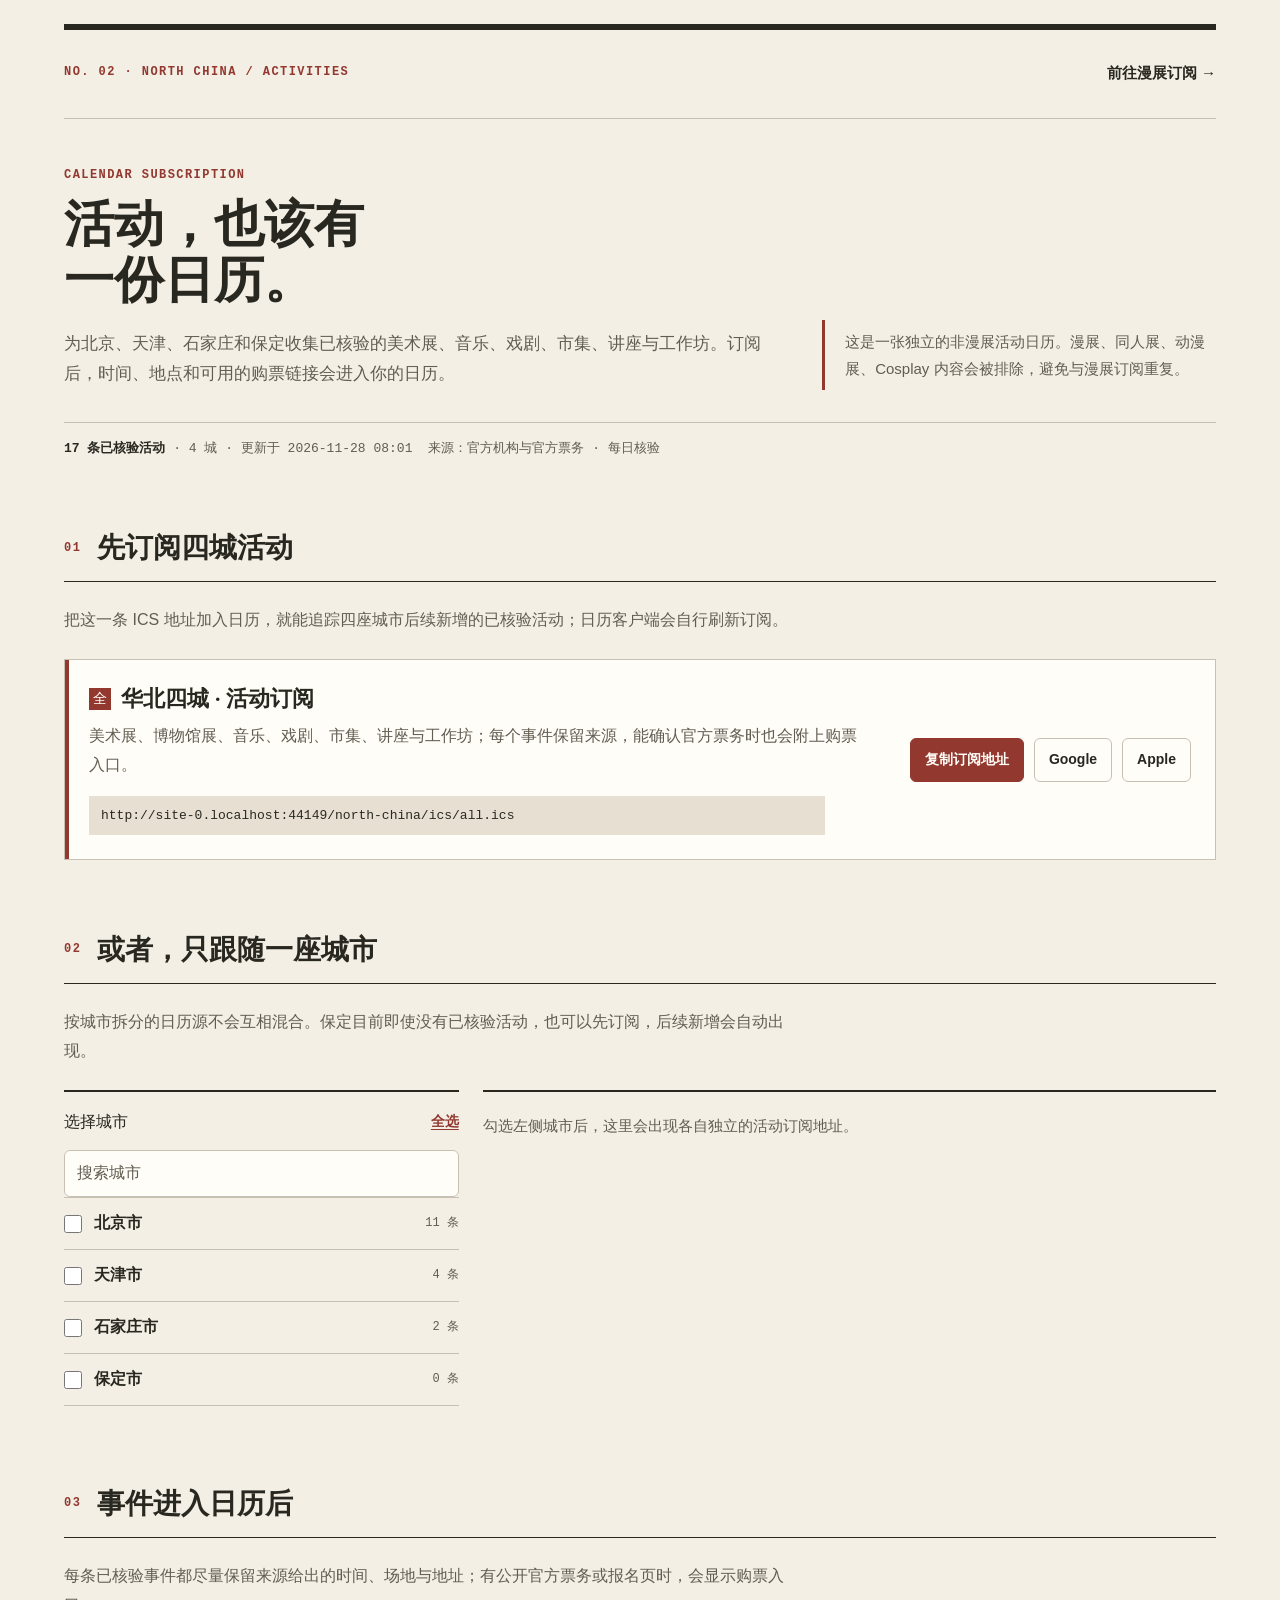
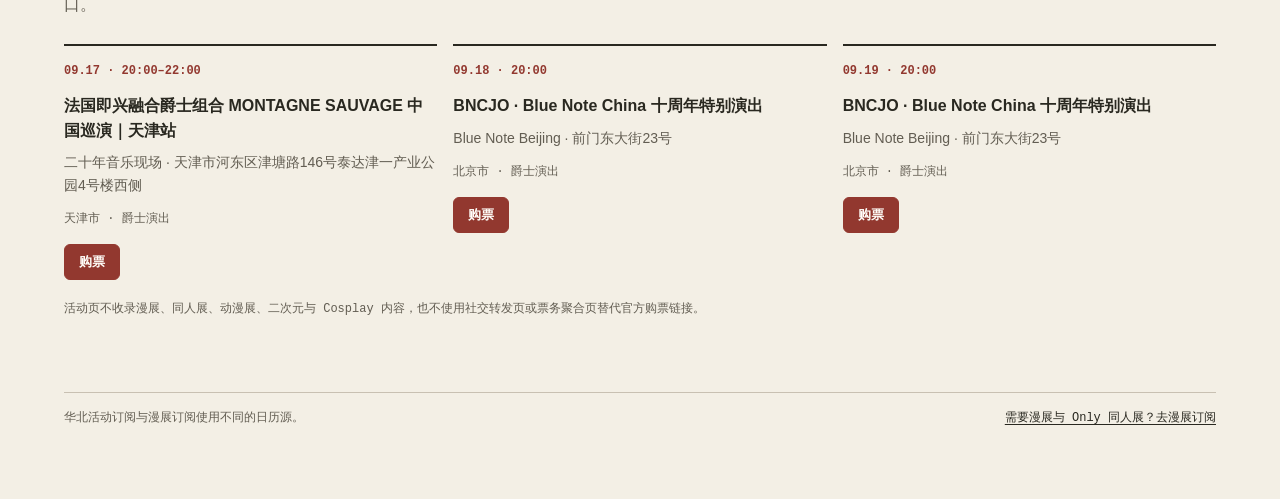
<file: north-china.html>
<!doctype html>
<html lang="zh-CN">
<head>
  <meta charset="utf-8">
  <meta name="viewport" content="width=device-width, initial-scale=1, viewport-fit=cover">
  <meta name="description" content="北京、天津、石家庄、保定的非漫展活动日历订阅：美术展、演出、市集、讲座与工作坊。">
  <title>活动订阅 · 华北日历</title>
  <link rel="stylesheet" href="subscription-page.css">
</head>
<body class="subscription-page subscription-page--activities">
  <a class="skip-link" href="#subscribe">跳到订阅内容</a>

  <div class="page-shell">
    <header class="masthead">
      <div class="masthead-top">
        <span class="issue-mark">NO. 02 · NORTH CHINA / ACTIVITIES</span>
        <a class="other-product-link" href="index.html">前往漫展订阅 →</a>
      </div>

      <div class="hero-grid">
        <div>
          <p class="eyebrow">CALENDAR SUBSCRIPTION</p>
          <h1 class="hero-title">活动，也该有一份日历。</h1>
          <p class="hero-copy">为北京、天津、石家庄和保定收集已核验的美术展、音乐、戏剧、市集、讲座与工作坊。订阅后，时间、地点和可用的购票链接会进入你的日历。</p>
        </div>
        <p class="masthead-note">这是一张独立的非漫展活动日历。漫展、同人展、动漫展、Cosplay 内容会被排除，避免与漫展订阅重复。</p>
      </div>

      <div class="masthead-meta">
        <span class="status-line" id="feed-status" aria-live="polite">正在核对订阅数据…</span>
        <span class="status-line">来源：官方机构与官方票务 · 每日核验</span>
      </div>
    </header>

    <main class="main-content">
      <section class="content-section" id="subscribe" aria-labelledby="subscribe-title">
        <div class="section-title-row">
          <span class="section-index">01</span>
          <h2 class="section-title" id="subscribe-title">先订阅四城活动</h2>
        </div>
        <p class="section-intro">把这一条 ICS 地址加入日历，就能追踪四座城市后续新增的已核验活动；日历客户端会自行刷新订阅。</p>

        <article class="feed-panel">
          <div class="feed-panel-copy">
            <div class="feed-label"><span class="feed-marker">全</span><h3 class="feed-title">华北四城 · 活动订阅</h3></div>
            <p class="feed-description">美术展、博物馆展、音乐、戏剧、市集、讲座与工作坊；每个事件保留来源，能确认官方票务时也会附上购票入口。</p>
            <code class="feed-url" id="all-url">正在生成地址…</code>
          </div>
          <div class="feed-actions">
            <button class="action-button action-button--primary" id="copy-all" type="button">复制订阅地址</button>
            <a class="action-button" id="google-all" target="_blank" rel="noopener">Google</a>
            <a class="action-button" id="apple-all" target="_blank" rel="noopener">Apple</a>
          </div>
        </article>
      </section>

      <section class="content-section" aria-labelledby="cities-title">
        <div class="section-title-row">
          <span class="section-index">02</span>
          <h2 class="section-title" id="cities-title">或者，只跟随一座城市</h2>
        </div>
        <p class="section-intro">按城市拆分的日历源不会互相混合。保定目前即使没有已核验活动，也可以先订阅，后续新增会自动出现。</p>

        <div class="city-layout">
          <div class="city-chooser">
            <div class="city-toolbar">
              <label for="city-search">选择城市</label>
              <button class="link-button" id="select-visible" type="button">全选</button>
            </div>
            <input class="city-search" id="city-search" type="search" placeholder="搜索城市" autocomplete="off">
            <div class="city-list" id="city-list"></div>
          </div>

          <div class="selected-feeds" id="selected-feeds" aria-live="polite">
            <p class="selected-empty">加载中…</p>
          </div>
        </div>
      </section>

      <section class="content-section preview-section" aria-labelledby="preview-title">
        <div class="section-title-row">
          <span class="section-index">03</span>
          <h2 class="section-title" id="preview-title">事件进入日历后</h2>
        </div>
        <p class="section-intro">每条已核验事件都尽量保留来源给出的时间、场地与地址；有公开官方票务或报名页时，会显示购票入口。</p>
        <div class="preview-grid" id="event-preview" aria-live="polite"></div>
        <p class="source-note">活动页不收录漫展、同人展、动漫展、二次元与 Cosplay 内容，也不使用社交转发页或票务聚合页替代官方购票链接。</p>
      </section>
    </main>

    <footer class="page-footer">
      <div class="footer-row">
        <span>华北活动订阅与漫展订阅使用不同的日历源。</span>
        <a href="index.html">需要漫展与 Only 同人展？去漫展订阅</a>
      </div>
    </footer>
  </div>

  <div class="toast" id="toast" role="status" aria-live="polite"></div>

  <script>
    window.subscriptionPageConfig = {
      dataUrl: 'north-china/data.json',
      feedRoot: 'north-china/ics',
      countLabel: '条已核验活动',
      zeroCityNote: '暂无已核验活动，后续新增会自动出现',
      previewTicketedFirst: true,
      selectionEmpty: '勾选左侧城市后，这里会出现各自独立的活动订阅地址。'
    };
  </script>
  <script src="urls.js"></script>
  <script src="subscription-page.js?v=b28d716"></script>
</body>
</html>
</file>
<file: subscription-page.css>
:root {
  color-scheme: light;
  --paper: #f3efe5;
  --paper-deep: #e7e0d2;
  --surface: #fffdf8;
  --ink: #292820;
  --ink-muted: #625d52;
  --rule: #c8c0b2;
  --accent: #92382f;
  --accent-deep: #6f271f;
  --focus: #1d5f73;
  --shadow: 0 1rem 2.5rem rgba(41, 40, 32, 0.1);
}

* { box-sizing: border-box; }

html { scroll-behavior: smooth; }

body {
  min-width: 20rem;
  margin: 0;
  color: var(--ink);
  background: var(--paper);
  font-family: Inter, "PingFang SC", "Noto Sans SC", -apple-system, BlinkMacSystemFont, "Segoe UI", sans-serif;
  font-size: 1rem;
  line-height: 1.8;
}

body::before {
  position: fixed;
  inset: 0;
  z-index: -1;
  pointer-events: none;
  content: "";
  opacity: 0.46;
  background-image: linear-gradient(to bottom, transparent 0, transparent 5.94rem, rgba(41, 40, 32, 0.028) 6rem);
  background-size: 100% 6rem;
}

button,
input { font: inherit; }

button,
a { -webkit-tap-highlight-color: transparent; }

a { color: inherit; }

a:focus-visible,
button:focus-visible,
input:focus-visible {
  outline: 0.1875rem solid var(--focus);
  outline-offset: 0.1875rem;
}

.skip-link {
  position: fixed;
  z-index: 10;
  top: 0.75rem;
  left: 0.75rem;
  padding: 0.5rem 0.75rem;
  color: var(--surface);
  background: var(--ink);
  transform: translateY(-150%);
}

.skip-link:focus { transform: translateY(0); }

.page-shell {
  width: min(100% - 3rem, 72rem);
  margin: 0 auto;
  padding: 1.5rem 0 4.5rem;
}

.masthead {
  padding: 1.25rem 0 4.5rem;
  border-top: 0.375rem solid var(--ink);
}

.masthead-top,
.masthead-meta,
.section-title-row,
.city-toolbar,
.feed-actions,
.feed-label,
.city-heading,
.event-heading,
.footer-row {
  display: flex;
  align-items: center;
}

.masthead-top {
  justify-content: space-between;
  gap: 1rem;
  padding-bottom: 1.5rem;
  border-bottom: 0.0625rem solid var(--rule);
}

.issue-mark,
.section-index,
.eyebrow,
.status-line,
.event-kind,
.feed-url,
.city-count,
.source-note,
.footer-row,
.city-empty {
  font-family: ui-monospace, "SFMono-Regular", Menlo, Consolas, monospace;
}

.issue-mark,
.eyebrow,
.section-index {
  color: var(--accent);
  font-size: 0.75rem;
  font-weight: 700;
  letter-spacing: 0.12em;
  line-height: 1.4;
  text-transform: uppercase;
}

.other-product-link {
  display: inline-flex;
  min-height: 2.75rem;
  align-items: center;
  padding: 0.375rem 0;
  color: var(--ink);
  font-size: 0.9375rem;
  font-weight: 700;
  text-decoration: none;
  text-underline-offset: 0.25rem;
}

.other-product-link:hover { color: var(--accent); text-decoration: underline; }

.hero-grid {
  display: grid;
  grid-template-columns: minmax(0, 1.55fr) minmax(16rem, 0.85fr);
  gap: 2.5rem;
  align-items: end;
  padding-top: 3rem;
}

h1,
h2,
h3,
p { margin-top: 0; }

.hero-title,
.section-title,
.feed-title {
  font-family: Georgia, "Songti SC", STSong, serif;
}

.hero-title {
  max-width: 12ch;
  margin-bottom: 1.25rem;
  font-size: clamp(2.2rem, 6vw, 3.125rem);
  font-weight: 700;
  letter-spacing: 0;
  line-height: 1.13;
}

.hero-copy {
  max-width: 46rem;
  margin-bottom: 0;
  color: var(--ink-muted);
  font-size: 1.0625rem;
}

.masthead-note {
  margin: 0;
  padding: 0.5rem 0 0.5rem 1.25rem;
  border-left: 0.1875rem solid var(--accent);
  color: var(--ink-muted);
  font-size: 0.9375rem;
}

.masthead-meta {
  flex-wrap: wrap;
  gap: 0.5rem 1rem;
  margin-top: 2rem;
  padding-top: 1rem;
  border-top: 0.0625rem solid var(--rule);
}

.status-line {
  color: var(--ink-muted);
  font-size: 0.8125rem;
  line-height: 1.5;
}

.status-line strong { color: var(--ink); }

.main-content { display: grid; gap: 4.5rem; }

.content-section { scroll-margin-top: 1.5rem; }

.section-title-row {
  gap: 1rem;
  margin-bottom: 1.5rem;
  padding-bottom: 1rem;
  border-bottom: 0.0625rem solid var(--ink);
}

.section-index { flex: none; }

.section-title {
  margin: 0;
  font-size: 1.75rem;
  line-height: 1.25;
}

.section-intro {
  max-width: 46rem;
  margin-bottom: 1.5rem;
  color: var(--ink-muted);
}

.feed-panel {
  display: grid;
  grid-template-columns: minmax(0, 1fr) auto;
  gap: 1.5rem 2.5rem;
  padding: 1.5rem;
  background: var(--surface);
  border: 0.0625rem solid var(--rule);
  box-shadow: inset 0.25rem 0 0 var(--accent);
}

.feed-panel-copy { min-width: 0; }

.feed-label { gap: 0.625rem; margin-bottom: 0.5rem; }

.feed-marker {
  display: inline-grid;
  width: 1.4rem;
  height: 1.4rem;
  place-items: center;
  color: var(--surface);
  background: var(--accent);
  font-family: Georgia, "Songti SC", STSong, serif;
  font-size: 0.875rem;
  line-height: 1;
}

.feed-title {
  margin: 0;
  font-size: 1.375rem;
  line-height: 1.35;
}

.feed-description { margin: 0 0 1rem; color: var(--ink-muted); }

.feed-url {
  display: block;
  max-width: 46rem;
  overflow-wrap: anywhere;
  padding: 0.625rem 0.75rem;
  color: var(--ink);
  background: var(--paper-deep);
  font-size: 0.8125rem;
  line-height: 1.5;
}

.feed-actions {
  flex-wrap: wrap;
  align-self: center;
  justify-content: flex-end;
  gap: 0.625rem;
}

.action-button {
  display: inline-flex;
  min-height: 2.75rem;
  align-items: center;
  justify-content: center;
  padding: 0.5rem 0.875rem;
  border: 0.0625rem solid var(--rule);
  border-radius: 0.375rem;
  color: var(--ink);
  background: var(--surface);
  cursor: pointer;
  font-size: 0.875rem;
  font-weight: 700;
  line-height: 1.2;
  text-decoration: none;
  transition: background-color 160ms ease, border-color 160ms ease, color 160ms ease, transform 160ms ease;
}

.action-button:hover {
  border-color: var(--ink);
  background: var(--paper-deep);
  transform: translateY(-0.0625rem);
}

.action-button--primary {
  border-color: var(--accent);
  color: var(--surface);
  background: var(--accent);
}

.action-button--primary:hover { border-color: var(--accent-deep); color: var(--surface); background: var(--accent-deep); }

.action-button--ticket {
  border-color: var(--accent);
  color: var(--surface);
  background: var(--accent);
}

.action-button--ticket:hover { color: var(--surface); background: var(--accent-deep); }

.city-layout {
  display: grid;
  grid-template-columns: minmax(15rem, 0.7fr) minmax(0, 1.3fr);
  gap: 1.5rem;
  align-items: start;
}

.city-chooser,
.selected-feeds {
  border-top: 0.125rem solid var(--ink);
}

.city-chooser { padding-top: 1rem; }

.city-toolbar {
  gap: 0.75rem;
  justify-content: space-between;
  margin-bottom: 0.875rem;
}

.city-search {
  width: 100%;
  min-height: 2.75rem;
  padding: 0.5rem 0.75rem;
  border: 0.0625rem solid var(--rule);
  border-radius: 0.375rem;
  color: var(--ink);
  background: var(--surface);
}

.city-search::placeholder { color: var(--ink-muted); }

.link-button {
  padding: 0;
  border: 0;
  color: var(--accent);
  background: transparent;
  cursor: pointer;
  font-size: 0.875rem;
  font-weight: 700;
  text-decoration: underline;
  text-underline-offset: 0.1875rem;
}

.city-list { display: grid; border-top: 0.0625rem solid var(--rule); }

.city-item {
  display: grid;
  grid-template-columns: auto minmax(0, 1fr) auto;
  gap: 0.75rem;
  align-items: center;
  min-height: 3.25rem;
  padding: 0.5rem 0;
  border-bottom: 0.0625rem solid var(--rule);
  cursor: pointer;
}

.city-item input {
  width: 1.125rem;
  height: 1.125rem;
  margin: 0;
  accent-color: var(--accent);
}

.city-name { font-weight: 700; }

.city-count {
  color: var(--ink-muted);
  font-size: 0.75rem;
}

.search-empty,
.selected-empty {
  margin: 0;
  padding: 1.25rem 0;
  color: var(--ink-muted);
  font-size: 0.9375rem;
}

.selected-feeds { min-height: 13rem; }

.selection-summary {
  margin: 0;
  padding: 1rem 0;
  border-bottom: 0.0625rem solid var(--rule);
  color: var(--ink-muted);
  font-size: 0.9375rem;
}

.selection-summary strong { color: var(--ink); }

.city-feed {
  display: grid;
  grid-template-columns: minmax(0, 1fr) auto;
  gap: 0.75rem 1.25rem;
  padding: 1rem 0;
  border-bottom: 0.0625rem solid var(--rule);
}

.city-heading { flex-wrap: wrap; gap: 0.5rem 0.75rem; }

.city-heading h3 { margin: 0; font-size: 1rem; }

.city-note { margin: 0.125rem 0 0; color: var(--ink-muted); font-size: 0.8125rem; }

.city-feed .feed-url { grid-column: 1 / -1; max-width: none; }

.city-feed .feed-actions { grid-column: 2; grid-row: 1 / span 1; }

.preview-section { padding-top: 0.5rem; }

.preview-grid {
  display: grid;
  grid-template-columns: repeat(3, minmax(0, 1fr));
  gap: 1rem;
}

.event-card {
  min-width: 0;
  padding: 1rem 0 0;
  border-top: 0.125rem solid var(--ink);
}

.event-date {
  margin-bottom: 0.875rem;
  color: var(--accent);
  font-family: ui-monospace, "SFMono-Regular", Menlo, Consolas, monospace;
  font-size: 0.75rem;
  font-weight: 700;
  line-height: 1.5;
}

.event-title { margin: 0 0 0.5rem; font-size: 1rem; line-height: 1.55; }

.event-place { margin: 0; color: var(--ink-muted); font-size: 0.875rem; line-height: 1.6; }

.event-kind { margin: 0.875rem 0 0; color: var(--ink-muted); font-size: 0.75rem; line-height: 1.5; }

.event-links { display: flex; flex-wrap: wrap; gap: 0.5rem; margin-top: 1rem; }

.event-links .action-button { min-height: 2.25rem; font-size: 0.8125rem; }

.source-note {
  margin: 1.25rem 0 0;
  color: var(--ink-muted);
  font-size: 0.75rem;
  line-height: 1.65;
}

.page-footer { margin-top: 4.5rem; border-top: 0.0625rem solid var(--rule); }

.footer-row {
  justify-content: space-between;
  gap: 1rem;
  padding-top: 1rem;
  color: var(--ink-muted);
  font-size: 0.75rem;
  line-height: 1.5;
}

.footer-row a { color: var(--ink); text-underline-offset: 0.1875rem; }

.toast {
  position: fixed;
  z-index: 20;
  right: 1.5rem;
  bottom: 1.5rem;
  max-width: min(24rem, calc(100vw - 3rem));
  padding: 0.75rem 1rem;
  border: 0.0625rem solid var(--ink);
  color: var(--surface);
  background: var(--ink);
  box-shadow: var(--shadow);
  font-size: 0.875rem;
  opacity: 0;
  pointer-events: none;
  transform: translateY(0.75rem);
  transition: opacity 180ms ease, transform 180ms ease;
}

.toast.is-visible { opacity: 1; transform: translateY(0); }

@media (max-width: 48rem) {
  .page-shell { width: min(100% - 2rem, 72rem); }
  .masthead { padding-bottom: 3rem; }
  .hero-grid,
  .city-layout { grid-template-columns: 1fr; }
  .hero-grid { gap: 1.5rem; padding-top: 2rem; }
  .masthead-note { max-width: 46rem; }
  .feed-panel,
  .city-feed { grid-template-columns: 1fr; }
  .feed-actions,
  .city-feed .feed-actions { grid-column: auto; grid-row: auto; justify-content: flex-start; }
  .preview-grid { grid-template-columns: 1fr; gap: 2rem; }
}

@media (max-width: 34rem) {
  .page-shell { width: min(100% - 1.5rem, 72rem); padding-top: 0.75rem; }
  .masthead { border-top-width: 0.25rem; }
  .masthead-top { align-items: flex-start; flex-direction: column; padding-bottom: 1rem; }
  .other-product-link { min-height: 2.25rem; }
  .hero-title { font-size: 2.25rem; }
  .main-content { gap: 3.25rem; }
  .feed-panel { padding: 1rem; }
  .feed-actions .action-button { flex: 1 1 calc(50% - 0.625rem); }
  .city-feed .feed-actions .action-button { flex: 1 1 calc(50% - 0.625rem); }
  .footer-row { align-items: flex-start; flex-direction: column; }
}

@media (prefers-reduced-motion: reduce) {
  html { scroll-behavior: auto; }
  *, *::before, *::after { transition-duration: 0.01ms !important; }
}
</file>
